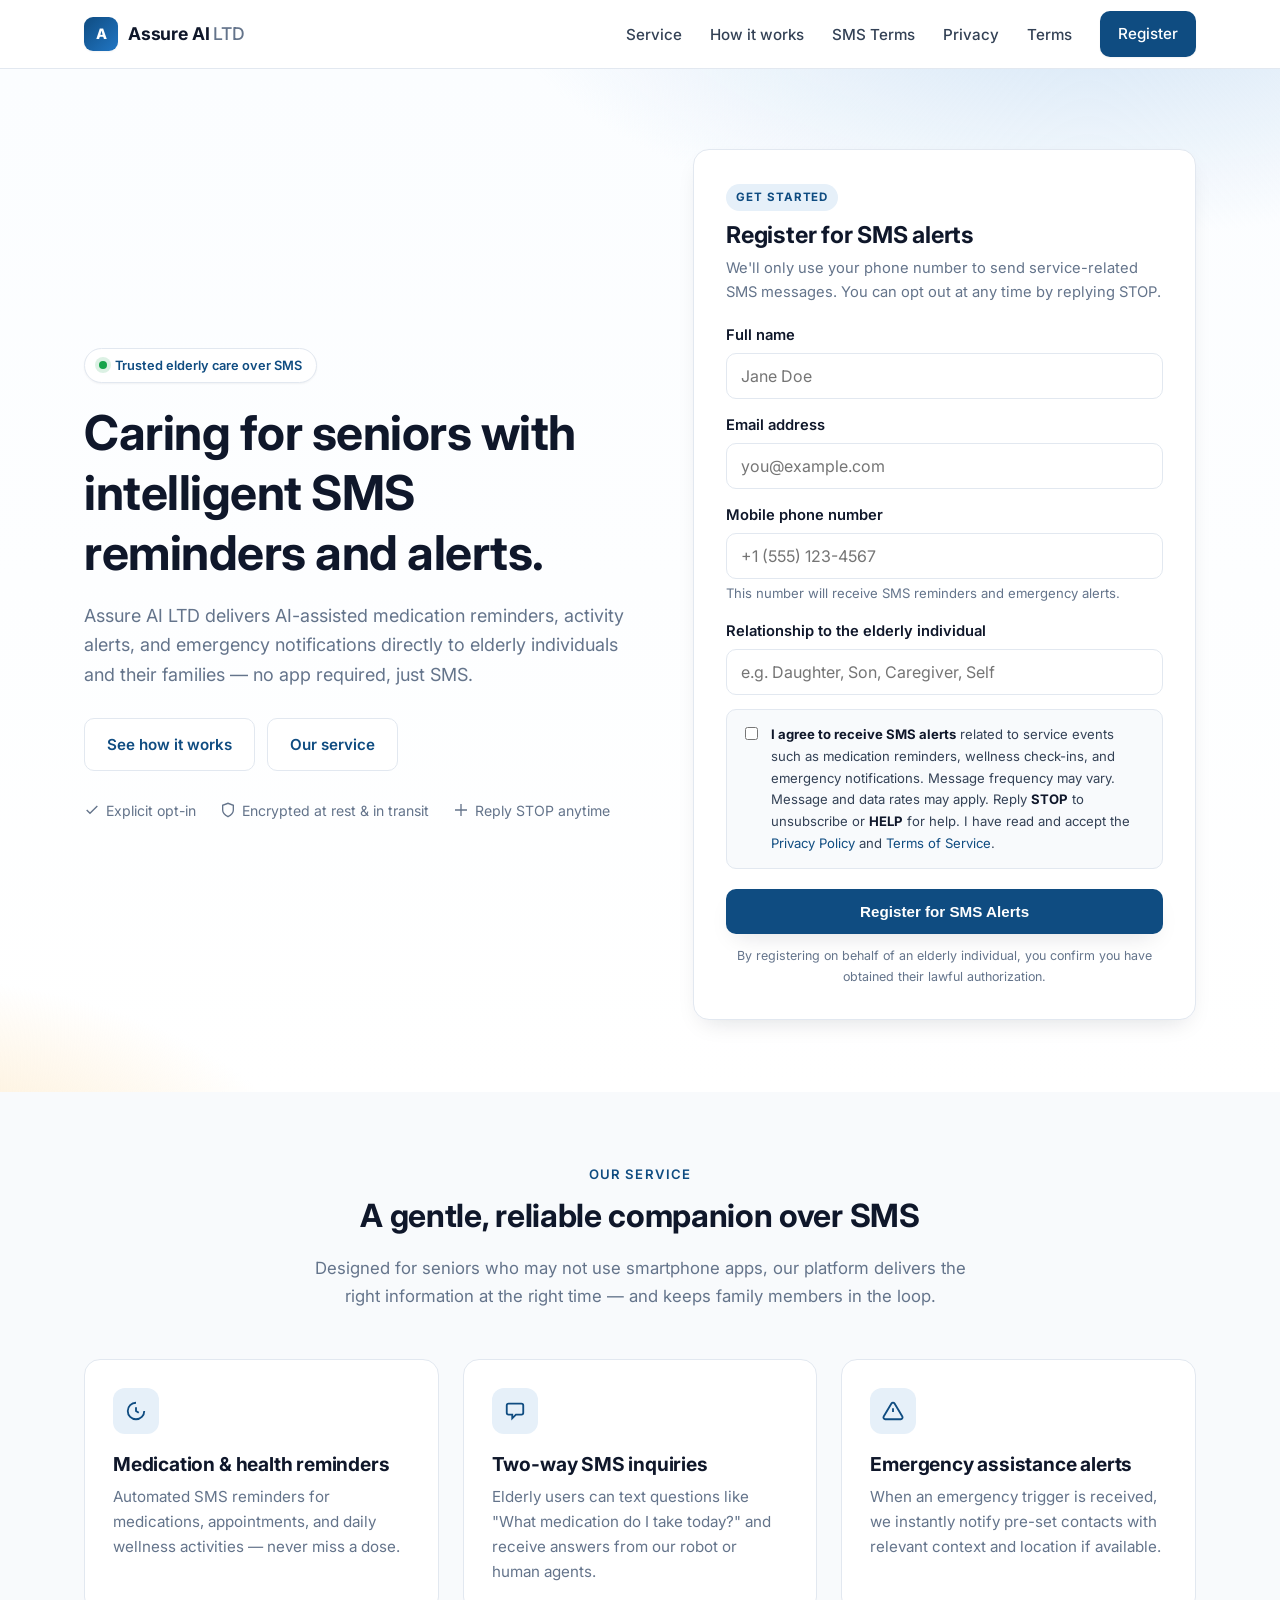
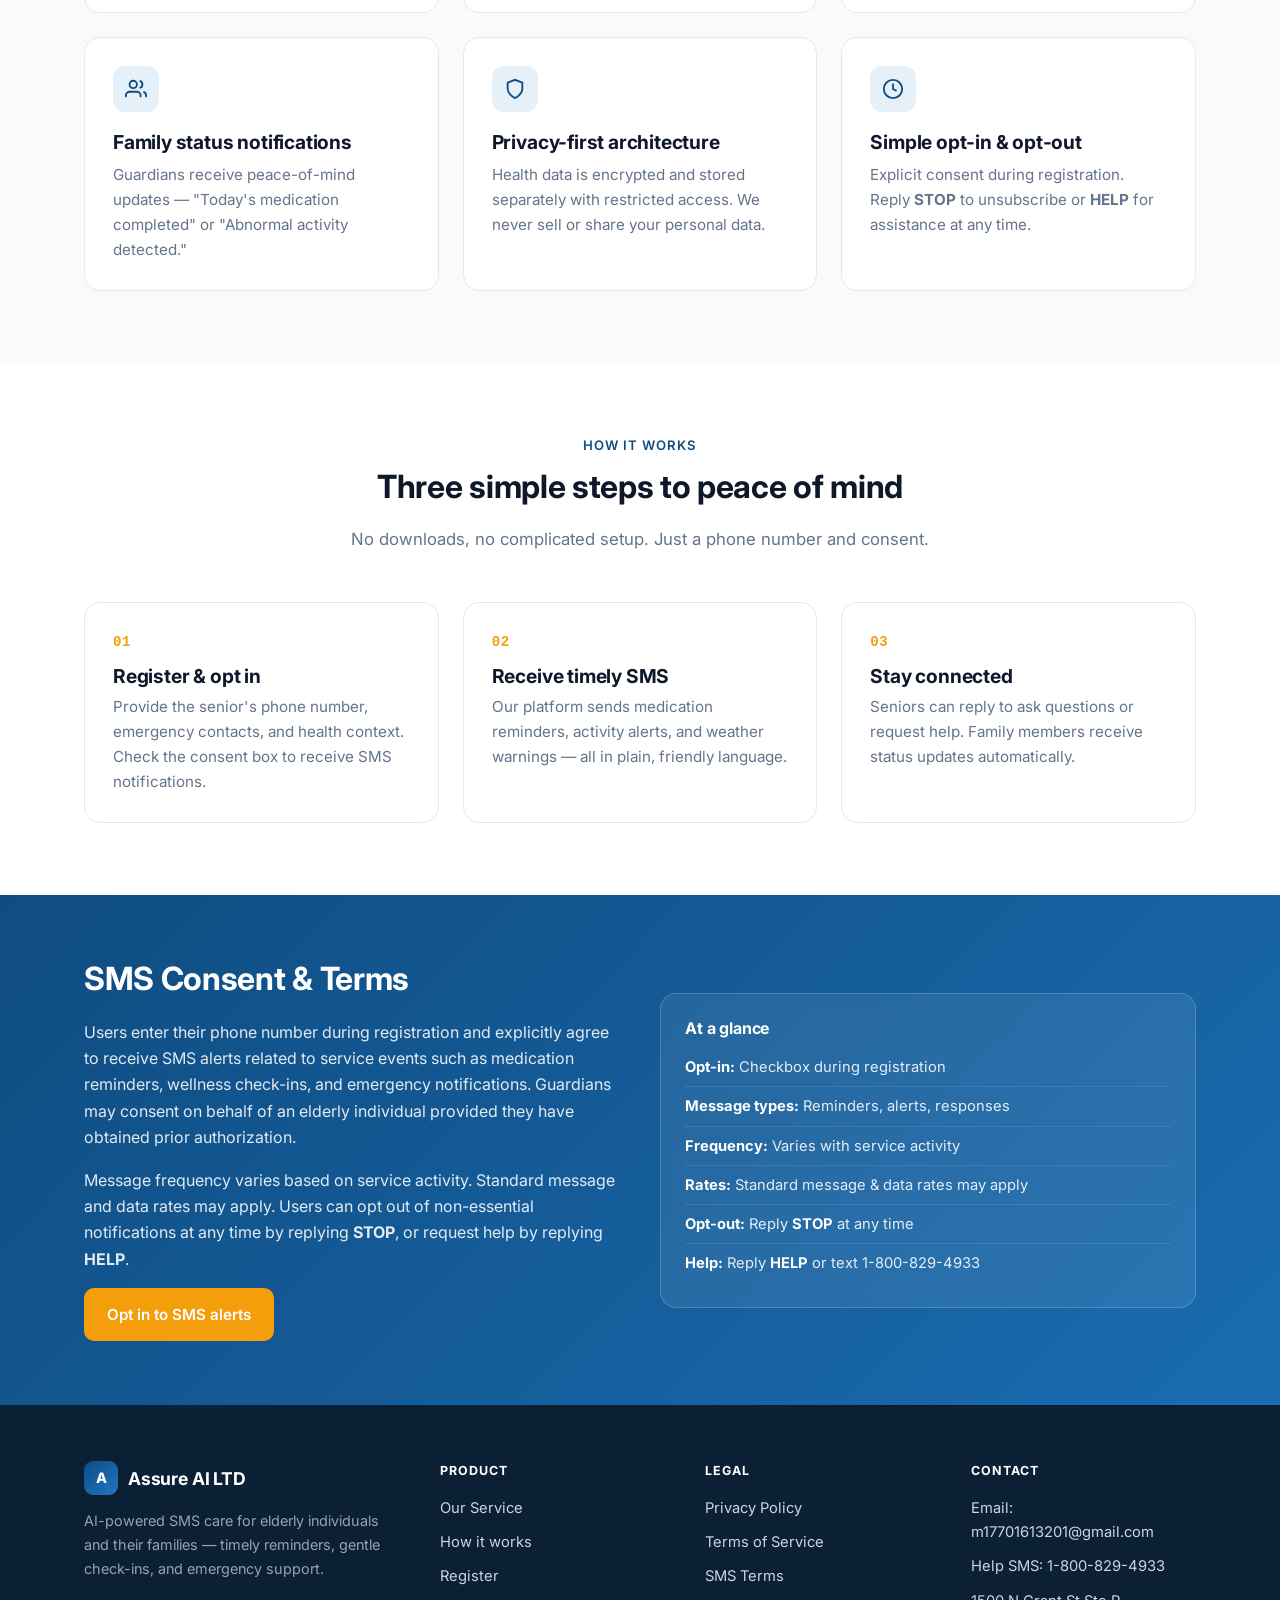
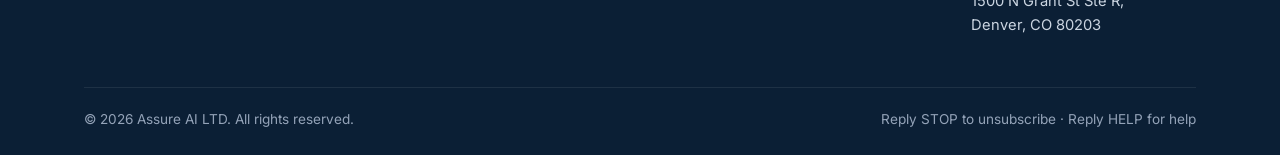
<file: index.html>
<!DOCTYPE html>
<html lang="en">
<head>
  <meta charset="UTF-8" />
  <meta name="viewport" content="width=device-width, initial-scale=1.0" />
  <title>Assure AI LTD — Elderly Care Robot SMS Service</title>
  <meta name="description" content="Assure AI LTD provides an AI-powered Elderly Care Robot SMS Service that delivers medication reminders, health alerts, and emergency notifications to elderly individuals and their families." />
  <link rel="preconnect" href="https://fonts.googleapis.com">
  <link rel="preconnect" href="https://fonts.gstatic.com" crossorigin>
  <link href="https://fonts.googleapis.com/css2?family=Inter:wght@400;500;600;700;800&display=swap" rel="stylesheet">
  <link rel="stylesheet" href="styles.css" />
</head>
<body>

<header class="site-header">
  <div class="container nav">
    <a href="index.html" class="logo">
      <span class="logo-mark">A</span>
      <span>Assure AI <span style="color:var(--text-500);font-weight:500;">LTD</span></span>
    </a>
    <button class="menu-toggle" aria-label="Toggle menu" onclick="document.getElementById('nav-links').classList.toggle('open')">
      <span></span><span></span><span></span>
    </button>
    <ul class="nav-links" id="nav-links">
      <li><a href="#service">Service</a></li>
      <li><a href="#how">How it works</a></li>
      <li><a href="#sms">SMS Terms</a></li>
      <li><a href="privacy.html">Privacy</a></li>
      <li><a href="terms.html">Terms</a></li>
      <li><a href="#register" class="nav-cta">Register</a></li>
    </ul>
  </div>
</header>

<!-- ============ HERO + REGISTER ============ -->
<section class="hero" id="register">
  <div class="container hero-grid">
    <div>
      <span class="hero-eyebrow"><span class="dot"></span> Trusted elderly care over SMS</span>
      <h1>Caring for seniors with intelligent SMS reminders and alerts.</h1>
      <p class="lede">
        Assure AI LTD delivers AI-assisted medication reminders, activity alerts, and
        emergency notifications directly to elderly individuals and their families —
        no app required, just SMS.
      </p>
      <div class="hero-cta">
        <a class="btn btn-outline" href="#how">See how it works</a>
        <a class="btn btn-outline" href="#service">Our service</a>
      </div>
      <div class="hero-meta">
        <span>
          <svg width="16" height="16" viewBox="0 0 24 24" fill="none" stroke="currentColor" stroke-width="2"><path d="M20 6 9 17l-5-5"/></svg>
          Explicit opt-in
        </span>
        <span>
          <svg width="16" height="16" viewBox="0 0 24 24" fill="none" stroke="currentColor" stroke-width="2"><path d="M12 22s8-4 8-10V5l-8-3-8 3v7c0 6 8 10 8 10z"/></svg>
          Encrypted at rest &amp; in transit
        </span>
        <span>
          <svg width="16" height="16" viewBox="0 0 24 24" fill="none" stroke="currentColor" stroke-width="2"><path d="M3 12h18M12 3v18"/></svg>
          Reply STOP anytime
        </span>
      </div>
    </div>

    <div class="form-card hero-form">
      <div class="form-card-head">
        <span class="badge">Get started</span>
        <h2>Register for SMS alerts</h2>
        <p>We'll only use your phone number to send service-related SMS messages. You can opt out at any time by replying STOP.</p>
      </div>

      <form onsubmit="event.preventDefault(); alert('Thank you! Our team will contact you shortly to complete setup.');">
        <div class="field">
          <label for="fullname">Full name</label>
          <input type="text" id="fullname" name="fullname" placeholder="Jane Doe" required>
        </div>

        <div class="field">
          <label for="email">Email address</label>
          <input type="email" id="email" name="email" placeholder="you@example.com" required>
        </div>

        <div class="field">
          <label for="phone">Mobile phone number</label>
          <input type="tel" id="phone" name="phone" placeholder="+1 (555) 123-4567" pattern="[+0-9\s\-\(\)]{7,}" required>
          <span class="hint">This number will receive SMS reminders and emergency alerts.</span>
        </div>

        <div class="field">
          <label for="relation">Relationship to the elderly individual</label>
          <input type="text" id="relation" name="relation" placeholder="e.g. Daughter, Son, Caregiver, Self">
        </div>

        <label class="checkbox" for="consent">
          <input type="checkbox" id="consent" name="consent" required>
          <span>
            <strong>I agree to receive SMS alerts</strong> related to service events such as medication reminders,
            wellness check-ins, and emergency notifications. Message frequency may vary.
            Message and data rates may apply. Reply <strong>STOP</strong> to unsubscribe or <strong>HELP</strong> for help.
            I have read and accept the
            <a href="privacy.html">Privacy Policy</a> and
            <a href="terms.html">Terms of Service</a>.
          </span>
        </label>

        <button type="submit" class="btn btn-primary" style="width:100%;">Register for SMS Alerts</button>

        <p class="form-footnote">
          By registering on behalf of an elderly individual, you confirm you have obtained their lawful authorization.
        </p>
      </form>
    </div>
  </div>
</section>

<!-- ============ FEATURES ============ -->
<section class="features" id="service">
  <div class="container">
    <div class="section-head">
      <div class="eyebrow">Our Service</div>
      <h2>A gentle, reliable companion over SMS</h2>
      <p>Designed for seniors who may not use smartphone apps, our platform delivers the right information at the right time — and keeps family members in the loop.</p>
    </div>

    <div class="feature-grid">
      <div class="feature-card">
        <div class="feature-icon">
          <svg width="22" height="22" viewBox="0 0 24 24" fill="none" stroke="currentColor" stroke-width="2"><path d="M12 8v4l3 2M12 3a9 9 0 1 0 9 9"/></svg>
        </div>
        <h3>Medication &amp; health reminders</h3>
        <p>Automated SMS reminders for medications, appointments, and daily wellness activities — never miss a dose.</p>
      </div>

      <div class="feature-card">
        <div class="feature-icon">
          <svg width="22" height="22" viewBox="0 0 24 24" fill="none" stroke="currentColor" stroke-width="2"><path d="M8 10h.01M12 10h.01M16 10h.01M9 16H5a2 2 0 0 1-2-2V6a2 2 0 0 1 2-2h14a2 2 0 0 1 2 2v8a2 2 0 0 1-2 2h-6l-4 4v-4z"/></svg>
        </div>
        <h3>Two-way SMS inquiries</h3>
        <p>Elderly users can text questions like "What medication do I take today?" and receive answers from our robot or human agents.</p>
      </div>

      <div class="feature-card">
        <div class="feature-icon">
          <svg width="22" height="22" viewBox="0 0 24 24" fill="none" stroke="currentColor" stroke-width="2"><path d="M10.29 3.86 1.82 18a2 2 0 0 0 1.71 3h16.94a2 2 0 0 0 1.71-3L13.71 3.86a2 2 0 0 0-3.42 0zM12 9v4M12 17h.01"/></svg>
        </div>
        <h3>Emergency assistance alerts</h3>
        <p>When an emergency trigger is received, we instantly notify pre-set contacts with relevant context and location if available.</p>
      </div>

      <div class="feature-card">
        <div class="feature-icon">
          <svg width="22" height="22" viewBox="0 0 24 24" fill="none" stroke="currentColor" stroke-width="2"><path d="M17 21v-2a4 4 0 0 0-4-4H5a4 4 0 0 0-4 4v2M23 21v-2a4 4 0 0 0-3-3.87M9 3a4 4 0 1 1 0 8 4 4 0 0 1 0-8zm7 .13a4 4 0 0 1 0 7.75"/></svg>
        </div>
        <h3>Family status notifications</h3>
        <p>Guardians receive peace-of-mind updates — "Today's medication completed" or "Abnormal activity detected."</p>
      </div>

      <div class="feature-card">
        <div class="feature-icon">
          <svg width="22" height="22" viewBox="0 0 24 24" fill="none" stroke="currentColor" stroke-width="2"><path d="M12 22s8-4 8-10V5l-8-3-8 3v7c0 6 8 10 8 10z"/></svg>
        </div>
        <h3>Privacy-first architecture</h3>
        <p>Health data is encrypted and stored separately with restricted access. We never sell or share your personal data.</p>
      </div>

      <div class="feature-card">
        <div class="feature-icon">
          <svg width="22" height="22" viewBox="0 0 24 24" fill="none" stroke="currentColor" stroke-width="2"><circle cx="12" cy="12" r="10"/><path d="M12 6v6l4 2"/></svg>
        </div>
        <h3>Simple opt-in &amp; opt-out</h3>
        <p>Explicit consent during registration. Reply <strong>STOP</strong> to unsubscribe or <strong>HELP</strong> for assistance at any time.</p>
      </div>
    </div>
  </div>
</section>

<!-- ============ HOW IT WORKS ============ -->
<section id="how">
  <div class="container">
    <div class="section-head">
      <div class="eyebrow">How it works</div>
      <h2>Three simple steps to peace of mind</h2>
      <p>No downloads, no complicated setup. Just a phone number and consent.</p>
    </div>

    <div class="steps">
      <div class="step">
        <h3>Register &amp; opt in</h3>
        <p>Provide the senior's phone number, emergency contacts, and health context. Check the consent box to receive SMS notifications.</p>
      </div>
      <div class="step">
        <h3>Receive timely SMS</h3>
        <p>Our platform sends medication reminders, activity alerts, and weather warnings — all in plain, friendly language.</p>
      </div>
      <div class="step">
        <h3>Stay connected</h3>
        <p>Seniors can reply to ask questions or request help. Family members receive status updates automatically.</p>
      </div>
    </div>
  </div>
</section>

<!-- ============ SMS CONSENT ============ -->
<section class="sms-consent" id="sms">
  <div class="container">
    <div>
      <h2>SMS Consent &amp; Terms</h2>
      <p>
        Users enter their phone number during registration and explicitly agree to
        receive SMS alerts related to service events such as medication reminders,
        wellness check-ins, and emergency notifications. Guardians may consent on
        behalf of an elderly individual provided they have obtained prior
        authorization.
      </p>
      <p>
        Message frequency varies based on service activity. Standard message and
        data rates may apply. Users can opt out of non-essential notifications at
        any time by replying <strong>STOP</strong>, or request help by replying
        <strong>HELP</strong>.
      </p>
      <a class="btn btn-accent" href="#register">Opt in to SMS alerts</a>
    </div>

    <aside class="sms-consent-box">
      <h4>At a glance</h4>
      <ul>
        <li><strong>Opt-in:</strong> Checkbox during registration</li>
        <li><strong>Message types:</strong> Reminders, alerts, responses</li>
        <li><strong>Frequency:</strong> Varies with service activity</li>
        <li><strong>Rates:</strong> Standard message &amp; data rates may apply</li>
        <li><strong>Opt-out:</strong> Reply <strong>STOP</strong> at any time</li>
        <li><strong>Help:</strong> Reply <strong>HELP</strong> or text 1-800-829-4933</li>
      </ul>
    </aside>
  </div>
</section>

<!-- ============ FOOTER ============ -->
<footer class="site-footer">
  <div class="container">
    <div class="footer-grid">
      <div class="footer-brand">
        <a href="index.html" class="logo">
          <span class="logo-mark">A</span>
          <span>Assure AI LTD</span>
        </a>
        <p>AI-powered SMS care for elderly individuals and their families — timely reminders, gentle check-ins, and emergency support.</p>
      </div>
      <div class="footer-col">
        <h5>Product</h5>
        <ul>
          <li><a href="#service">Our Service</a></li>
          <li><a href="#how">How it works</a></li>
          <li><a href="#register">Register</a></li>
        </ul>
      </div>
      <div class="footer-col">
        <h5>Legal</h5>
        <ul>
          <li><a href="privacy.html">Privacy Policy</a></li>
          <li><a href="terms.html">Terms of Service</a></li>
          <li><a href="#sms">SMS Terms</a></li>
        </ul>
      </div>
      <div class="footer-col">
        <h5>Contact</h5>
        <ul>
          <li>Email: <a href="mailto:m17701613201@gmail.com">m17701613201@gmail.com</a></li>
          <li>Help SMS: 1-800-829-4933</li>
          <li>1500 N Grant St Ste R,<br/>Denver, CO 80203</li>
        </ul>
      </div>
    </div>
    <div class="footer-bottom">
      <span>© 2026 Assure AI LTD. All rights reserved.</span>
      <span>Reply STOP to unsubscribe · Reply HELP for help</span>
    </div>
  </div>
</footer>

</body>
</html>
</file>
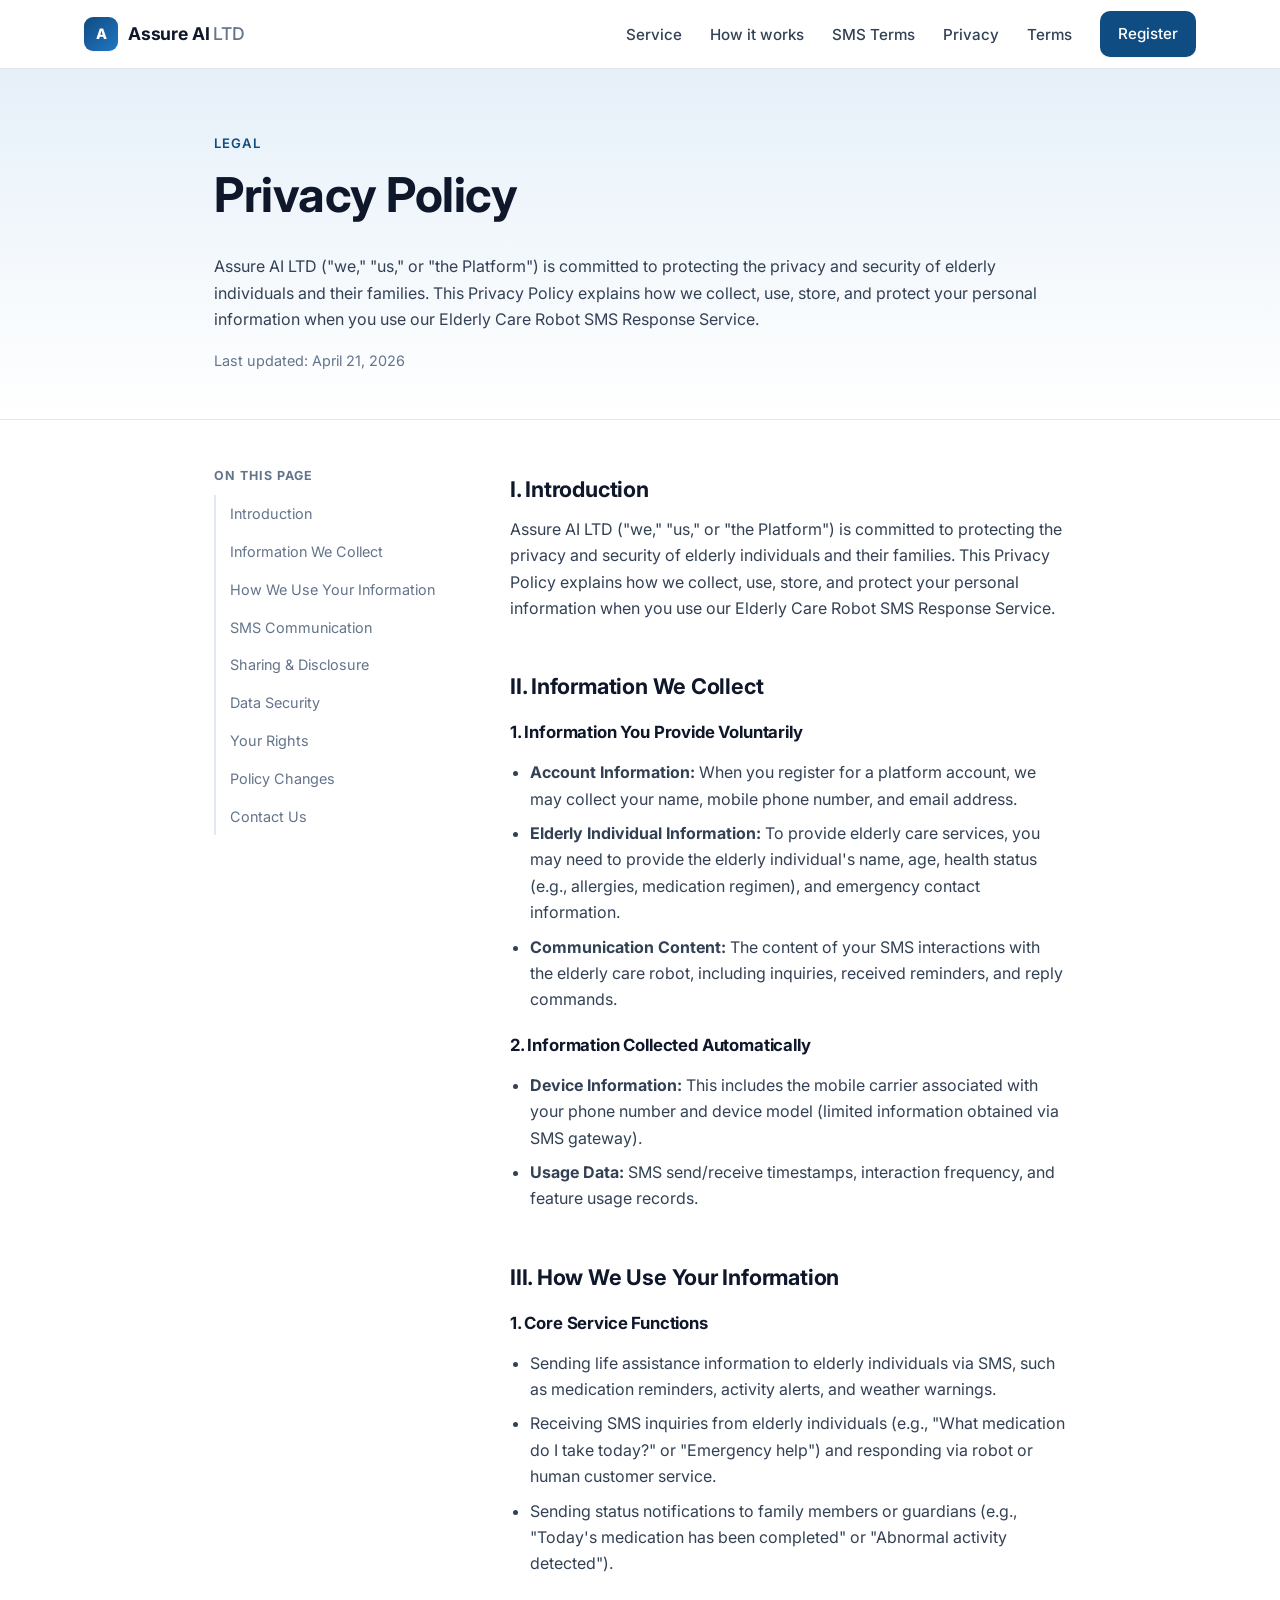
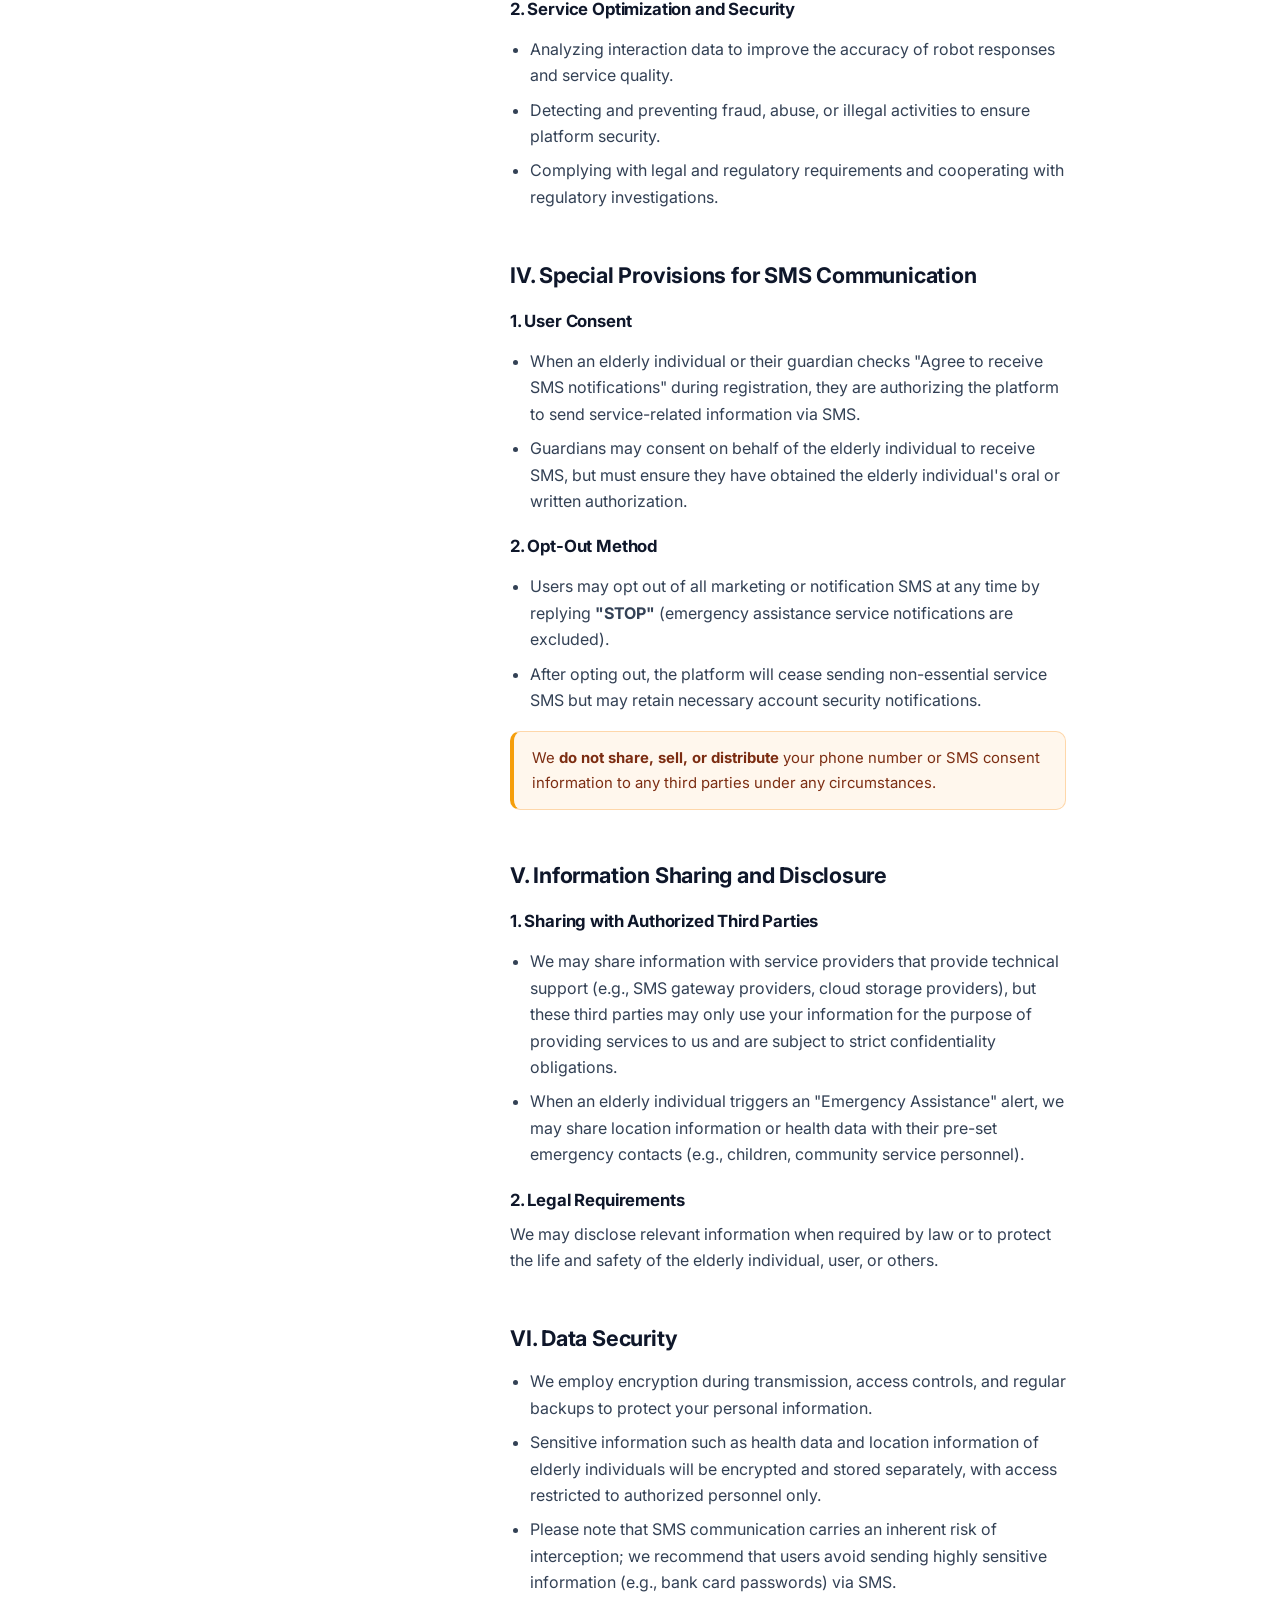
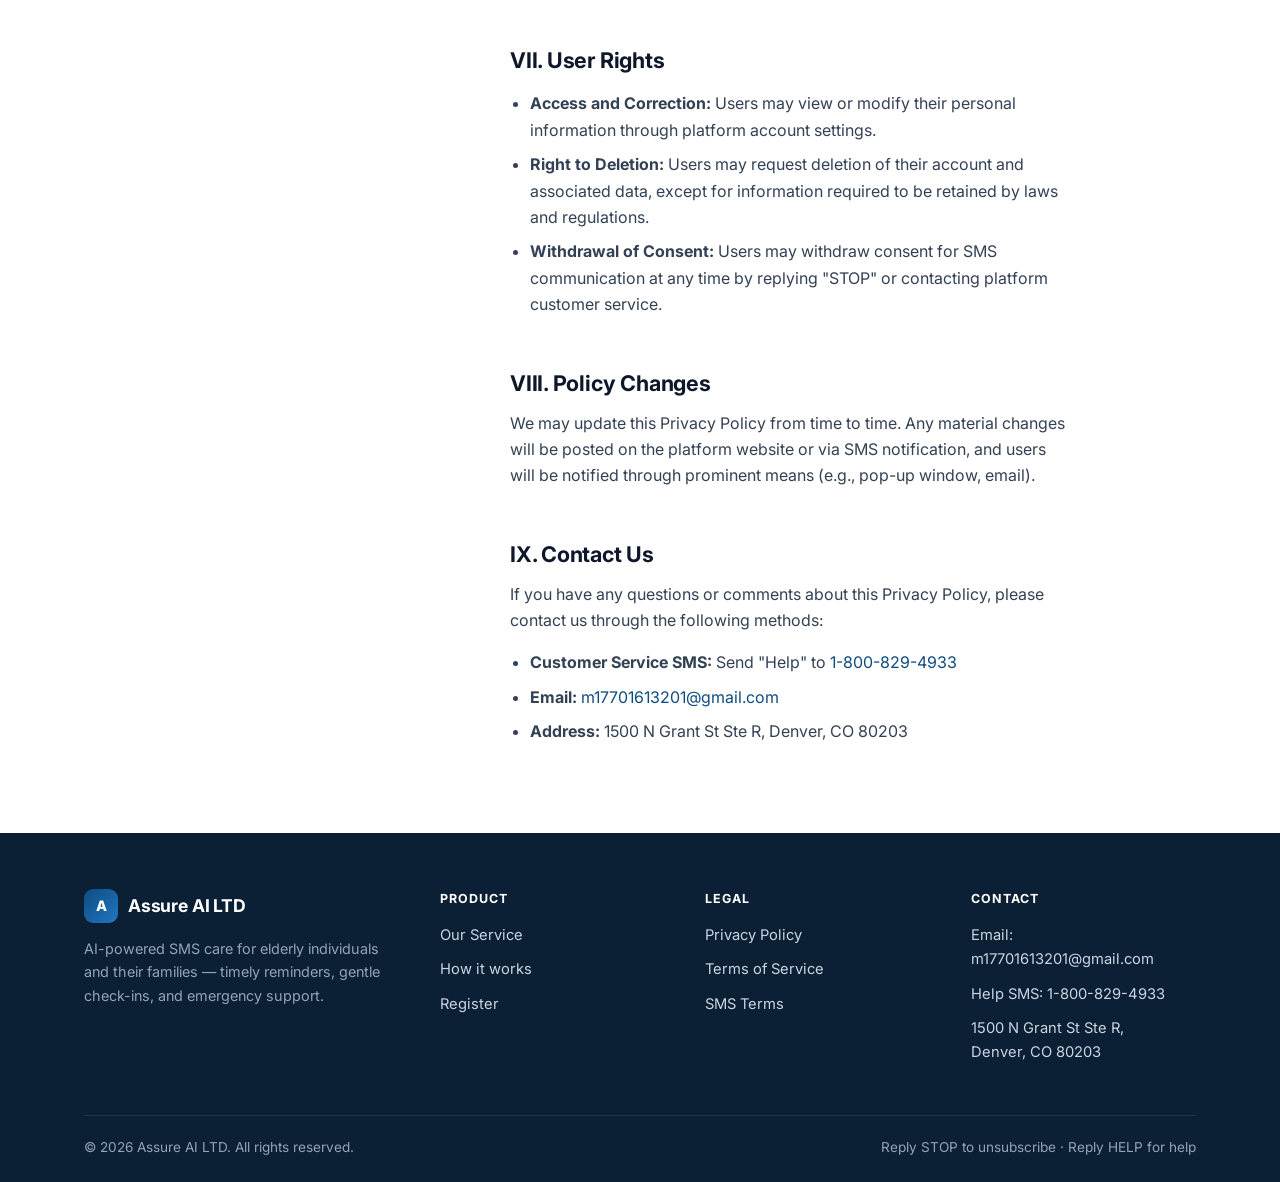
<file: privacy.html>
<!DOCTYPE html>
<html lang="en">
<head>
  <meta charset="UTF-8" />
  <meta name="viewport" content="width=device-width, initial-scale=1.0" />
  <title>Privacy Policy — Assure AI LTD</title>
  <meta name="description" content="Privacy Policy for Assure AI LTD's Elderly Care Robot SMS Response Service — how we collect, use, store, and protect your personal information." />
  <link rel="preconnect" href="https://fonts.googleapis.com">
  <link rel="preconnect" href="https://fonts.gstatic.com" crossorigin>
  <link href="https://fonts.googleapis.com/css2?family=Inter:wght@400;500;600;700;800&display=swap" rel="stylesheet">
  <link rel="stylesheet" href="styles.css" />
</head>
<body>

<header class="site-header">
  <div class="container nav">
    <a href="index.html" class="logo">
      <span class="logo-mark">A</span>
      <span>Assure AI <span style="color:var(--text-500);font-weight:500;">LTD</span></span>
    </a>
    <button class="menu-toggle" aria-label="Toggle menu" onclick="document.getElementById('nav-links').classList.toggle('open')">
      <span></span><span></span><span></span>
    </button>
    <ul class="nav-links" id="nav-links">
      <li><a href="index.html#service">Service</a></li>
      <li><a href="index.html#how">How it works</a></li>
      <li><a href="index.html#sms">SMS Terms</a></li>
      <li><a href="privacy.html">Privacy</a></li>
      <li><a href="terms.html">Terms</a></li>
      <li><a href="index.html#register" class="nav-cta">Register</a></li>
    </ul>
  </div>
</header>

<section class="page-header">
  <div class="container">
    <div class="eyebrow">Legal</div>
    <h1>Privacy Policy</h1>
    <p>Assure AI LTD ("we," "us," or "the Platform") is committed to protecting the privacy and security of elderly individuals and their families. This Privacy Policy explains how we collect, use, store, and protect your personal information when you use our Elderly Care Robot SMS Response Service.</p>
    <p class="updated">Last updated: April 21, 2026</p>
  </div>
</section>

<section class="legal">
  <div class="container">
    <aside class="toc">
      <h4>On this page</h4>
      <ol>
        <li><a href="#introduction">Introduction</a></li>
        <li><a href="#information-we-collect">Information We Collect</a></li>
        <li><a href="#how-we-use">How We Use Your Information</a></li>
        <li><a href="#sms-provisions">SMS Communication</a></li>
        <li><a href="#sharing">Sharing &amp; Disclosure</a></li>
        <li><a href="#security">Data Security</a></li>
        <li><a href="#rights">Your Rights</a></li>
        <li><a href="#changes">Policy Changes</a></li>
        <li><a href="#contact">Contact Us</a></li>
      </ol>
    </aside>

    <article class="legal-body">
      <h2 id="introduction">I. Introduction</h2>
      <p>Assure AI LTD ("we," "us," or "the Platform") is committed to protecting the privacy and security of elderly individuals and their families. This Privacy Policy explains how we collect, use, store, and protect your personal information when you use our Elderly Care Robot SMS Response Service.</p>

      <h2 id="information-we-collect">II. Information We Collect</h2>

      <h3>1. Information You Provide Voluntarily</h3>
      <ul>
        <li><strong>Account Information:</strong> When you register for a platform account, we may collect your name, mobile phone number, and email address.</li>
        <li><strong>Elderly Individual Information:</strong> To provide elderly care services, you may need to provide the elderly individual's name, age, health status (e.g., allergies, medication regimen), and emergency contact information.</li>
        <li><strong>Communication Content:</strong> The content of your SMS interactions with the elderly care robot, including inquiries, received reminders, and reply commands.</li>
      </ul>

      <h3>2. Information Collected Automatically</h3>
      <ul>
        <li><strong>Device Information:</strong> This includes the mobile carrier associated with your phone number and device model (limited information obtained via SMS gateway).</li>
        <li><strong>Usage Data:</strong> SMS send/receive timestamps, interaction frequency, and feature usage records.</li>
      </ul>

      <h2 id="how-we-use">III. How We Use Your Information</h2>

      <h3>1. Core Service Functions</h3>
      <ul>
        <li>Sending life assistance information to elderly individuals via SMS, such as medication reminders, activity alerts, and weather warnings.</li>
        <li>Receiving SMS inquiries from elderly individuals (e.g., "What medication do I take today?" or "Emergency help") and responding via robot or human customer service.</li>
        <li>Sending status notifications to family members or guardians (e.g., "Today's medication has been completed" or "Abnormal activity detected").</li>
      </ul>

      <h3>2. Service Optimization and Security</h3>
      <ul>
        <li>Analyzing interaction data to improve the accuracy of robot responses and service quality.</li>
        <li>Detecting and preventing fraud, abuse, or illegal activities to ensure platform security.</li>
        <li>Complying with legal and regulatory requirements and cooperating with regulatory investigations.</li>
      </ul>

      <h2 id="sms-provisions">IV. Special Provisions for SMS Communication</h2>

      <h3>1. User Consent</h3>
      <ul>
        <li>When an elderly individual or their guardian checks "Agree to receive SMS notifications" during registration, they are authorizing the platform to send service-related information via SMS.</li>
        <li>Guardians may consent on behalf of the elderly individual to receive SMS, but must ensure they have obtained the elderly individual's oral or written authorization.</li>
      </ul>

      <h3>2. Opt-Out Method</h3>
      <ul>
        <li>Users may opt out of all marketing or notification SMS at any time by replying <strong>"STOP"</strong> (emergency assistance service notifications are excluded).</li>
        <li>After opting out, the platform will cease sending non-essential service SMS but may retain necessary account security notifications.</li>
      </ul>

      <div class="callout">
        We <strong>do not share, sell, or distribute</strong> your phone number or SMS consent information to any third parties under any circumstances.
      </div>

      <h2 id="sharing">V. Information Sharing and Disclosure</h2>

      <h3>1. Sharing with Authorized Third Parties</h3>
      <ul>
        <li>We may share information with service providers that provide technical support (e.g., SMS gateway providers, cloud storage providers), but these third parties may only use your information for the purpose of providing services to us and are subject to strict confidentiality obligations.</li>
        <li>When an elderly individual triggers an "Emergency Assistance" alert, we may share location information or health data with their pre-set emergency contacts (e.g., children, community service personnel).</li>
      </ul>

      <h3>2. Legal Requirements</h3>
      <p>We may disclose relevant information when required by law or to protect the life and safety of the elderly individual, user, or others.</p>

      <h2 id="security">VI. Data Security</h2>
      <ul>
        <li>We employ encryption during transmission, access controls, and regular backups to protect your personal information.</li>
        <li>Sensitive information such as health data and location information of elderly individuals will be encrypted and stored separately, with access restricted to authorized personnel only.</li>
        <li>Please note that SMS communication carries an inherent risk of interception; we recommend that users avoid sending highly sensitive information (e.g., bank card passwords) via SMS.</li>
      </ul>

      <h2 id="rights">VII. User Rights</h2>
      <ul>
        <li><strong>Access and Correction:</strong> Users may view or modify their personal information through platform account settings.</li>
        <li><strong>Right to Deletion:</strong> Users may request deletion of their account and associated data, except for information required to be retained by laws and regulations.</li>
        <li><strong>Withdrawal of Consent:</strong> Users may withdraw consent for SMS communication at any time by replying "STOP" or contacting platform customer service.</li>
      </ul>

      <h2 id="changes">VIII. Policy Changes</h2>
      <p>We may update this Privacy Policy from time to time. Any material changes will be posted on the platform website or via SMS notification, and users will be notified through prominent means (e.g., pop-up window, email).</p>

      <h2 id="contact">IX. Contact Us</h2>
      <p>If you have any questions or comments about this Privacy Policy, please contact us through the following methods:</p>
      <ul>
        <li><strong>Customer Service SMS:</strong> Send "Help" to <a href="sms:18008294933">1-800-829-4933</a></li>
        <li><strong>Email:</strong> <a href="mailto:m17701613201@gmail.com">m17701613201@gmail.com</a></li>
        <li><strong>Address:</strong> 1500 N Grant St Ste R, Denver, CO 80203</li>
      </ul>
    </article>
  </div>
</section>

<footer class="site-footer">
  <div class="container">
    <div class="footer-grid">
      <div class="footer-brand">
        <a href="index.html" class="logo">
          <span class="logo-mark">A</span>
          <span>Assure AI LTD</span>
        </a>
        <p>AI-powered SMS care for elderly individuals and their families — timely reminders, gentle check-ins, and emergency support.</p>
      </div>
      <div class="footer-col">
        <h5>Product</h5>
        <ul>
          <li><a href="index.html#service">Our Service</a></li>
          <li><a href="index.html#how">How it works</a></li>
          <li><a href="index.html#register">Register</a></li>
        </ul>
      </div>
      <div class="footer-col">
        <h5>Legal</h5>
        <ul>
          <li><a href="privacy.html">Privacy Policy</a></li>
          <li><a href="terms.html">Terms of Service</a></li>
          <li><a href="index.html#sms">SMS Terms</a></li>
        </ul>
      </div>
      <div class="footer-col">
        <h5>Contact</h5>
        <ul>
          <li>Email: <a href="mailto:m17701613201@gmail.com">m17701613201@gmail.com</a></li>
          <li>Help SMS: 1-800-829-4933</li>
          <li>1500 N Grant St Ste R,<br/>Denver, CO 80203</li>
        </ul>
      </div>
    </div>
    <div class="footer-bottom">
      <span>© 2026 Assure AI LTD. All rights reserved.</span>
      <span>Reply STOP to unsubscribe · Reply HELP for help</span>
    </div>
  </div>
</footer>

</body>
</html>
</file>
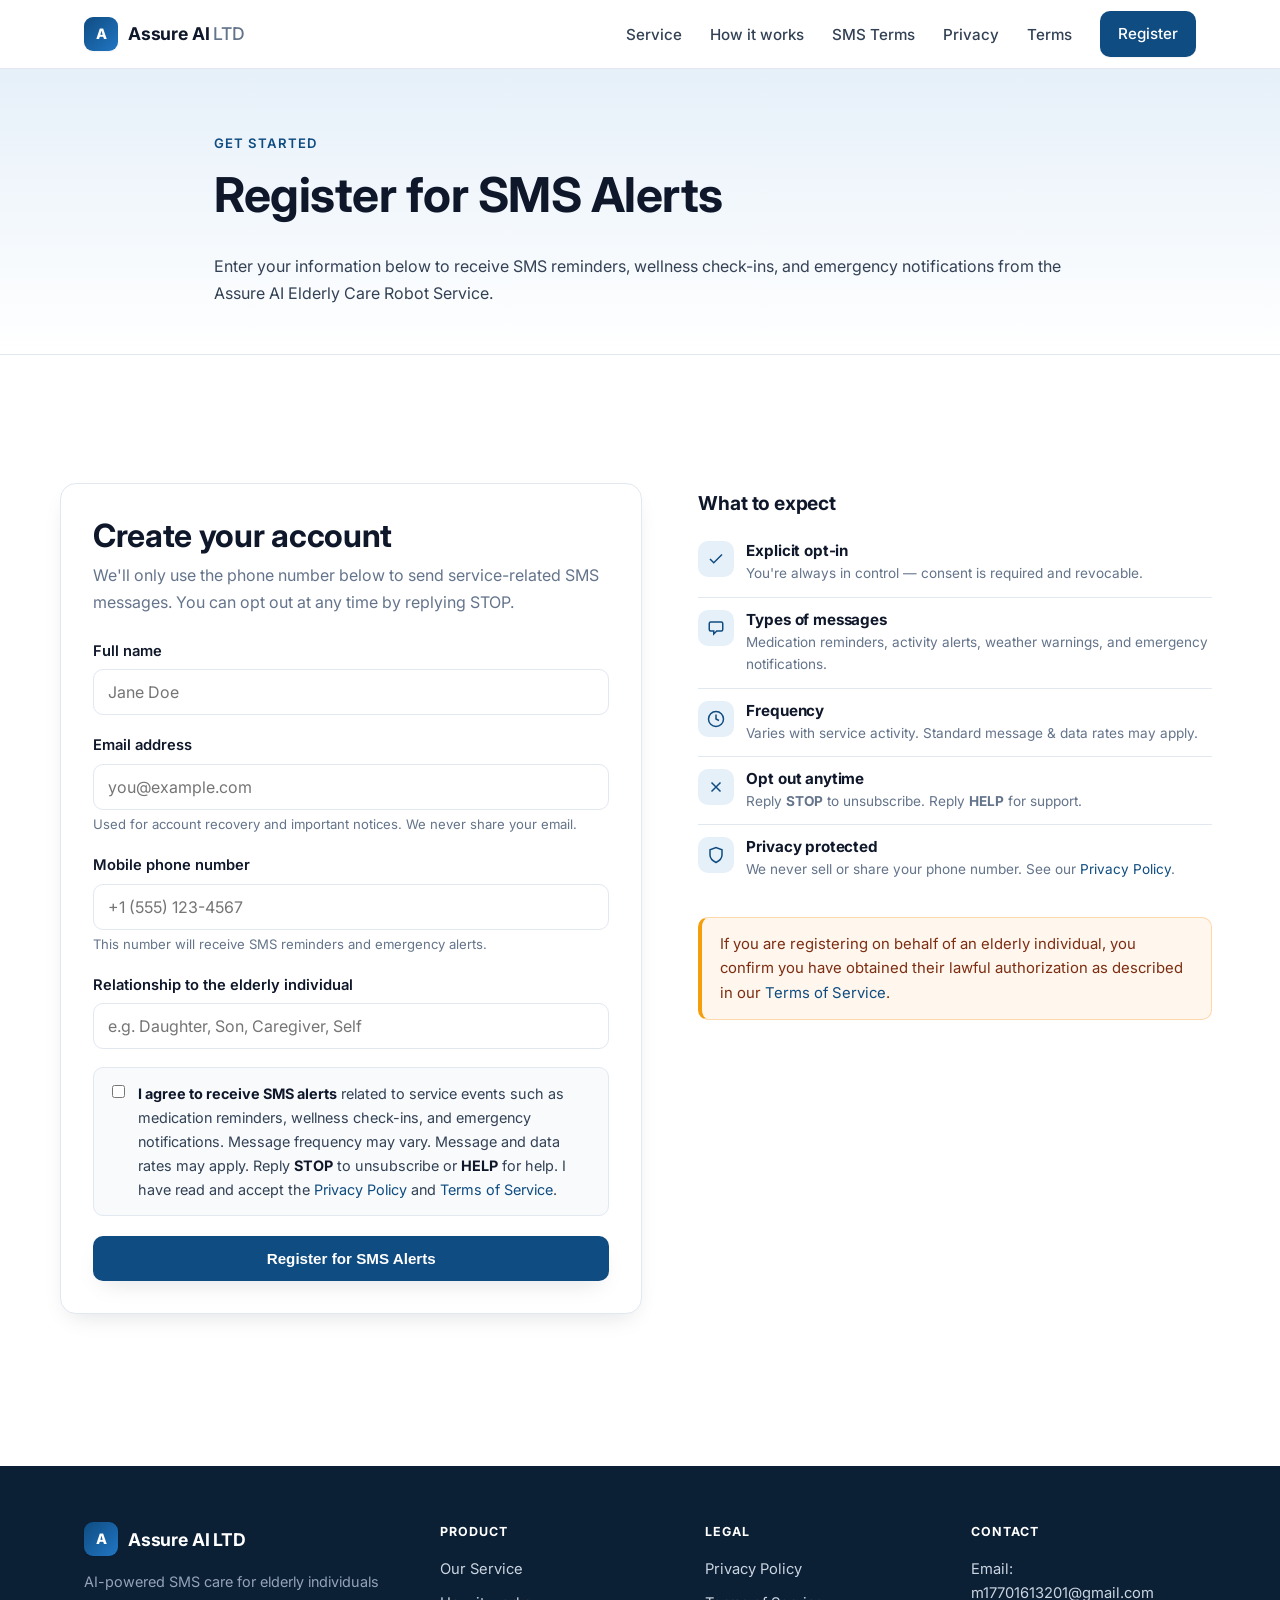
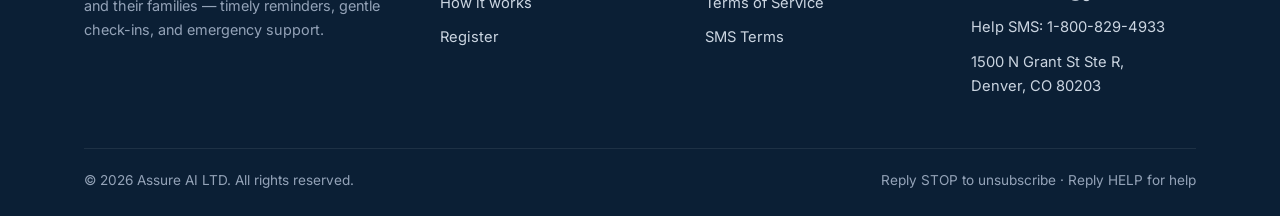
<file: signup.html>
<!DOCTYPE html>
<html lang="en">
<head>
  <meta charset="UTF-8" />
  <meta name="viewport" content="width=device-width, initial-scale=1.0" />
  <title>Register for SMS Alerts — Assure AI LTD</title>
  <meta name="description" content="Register your phone number to receive SMS alerts from the Assure AI Elderly Care Robot Service — medication reminders, health alerts, and emergency notifications." />
  <link rel="preconnect" href="https://fonts.googleapis.com">
  <link rel="preconnect" href="https://fonts.gstatic.com" crossorigin>
  <link href="https://fonts.googleapis.com/css2?family=Inter:wght@400;500;600;700;800&display=swap" rel="stylesheet">
  <link rel="stylesheet" href="styles.css" />
</head>
<body>

<header class="site-header">
  <div class="container nav">
    <a href="index.html" class="logo">
      <span class="logo-mark">A</span>
      <span>Assure AI <span style="color:var(--text-500);font-weight:500;">LTD</span></span>
    </a>
    <button class="menu-toggle" aria-label="Toggle menu" onclick="document.getElementById('nav-links').classList.toggle('open')">
      <span></span><span></span><span></span>
    </button>
    <ul class="nav-links" id="nav-links">
      <li><a href="index.html#service">Service</a></li>
      <li><a href="index.html#how">How it works</a></li>
      <li><a href="index.html#sms">SMS Terms</a></li>
      <li><a href="privacy.html">Privacy</a></li>
      <li><a href="terms.html">Terms</a></li>
      <li><a href="signup.html" class="nav-cta">Register</a></li>
    </ul>
  </div>
</header>

<section class="page-header">
  <div class="container">
    <div class="eyebrow">Get started</div>
    <h1>Register for SMS Alerts</h1>
    <p>Enter your information below to receive SMS reminders, wellness check-ins, and emergency notifications from the Assure AI Elderly Care Robot Service.</p>
  </div>
</section>

<section>
  <div class="container form-wrap">

    <div class="form-card">
      <h2>Create your account</h2>
      <p>We'll only use the phone number below to send service-related SMS messages. You can opt out at any time by replying STOP.</p>

      <form onsubmit="event.preventDefault(); alert('Thank you! Our team will contact you shortly to complete setup.');">
        <div class="field">
          <label for="fullname">Full name</label>
          <input type="text" id="fullname" name="fullname" placeholder="Jane Doe" required>
        </div>

        <div class="field">
          <label for="email">Email address</label>
          <input type="email" id="email" name="email" placeholder="you@example.com" required>
          <span class="hint">Used for account recovery and important notices. We never share your email.</span>
        </div>

        <div class="field">
          <label for="phone">Mobile phone number</label>
          <input type="tel" id="phone" name="phone" placeholder="+1 (555) 123-4567" pattern="[+0-9\s\-\(\)]{7,}" required>
          <span class="hint">This number will receive SMS reminders and emergency alerts.</span>
        </div>

        <div class="field">
          <label for="relation">Relationship to the elderly individual</label>
          <input type="text" id="relation" name="relation" placeholder="e.g. Daughter, Son, Caregiver, Self">
        </div>

        <label class="checkbox" for="consent">
          <input type="checkbox" id="consent" name="consent" required>
          <span>
            <strong>I agree to receive SMS alerts</strong> related to service events such as medication reminders,
            wellness check-ins, and emergency notifications. Message frequency may vary.
            Message and data rates may apply. Reply <strong>STOP</strong> to unsubscribe or <strong>HELP</strong> for help.
            I have read and accept the
            <a href="privacy.html">Privacy Policy</a> and
            <a href="terms.html">Terms of Service</a>.
          </span>
        </label>

        <button type="submit" class="btn btn-primary" style="width:100%;">Register for SMS Alerts</button>
      </form>
    </div>

    <aside class="form-side">
      <h3>What to expect</h3>
      <ul class="info-list">
        <li>
          <span class="ico">
            <svg width="18" height="18" viewBox="0 0 24 24" fill="none" stroke="currentColor" stroke-width="2"><path d="M20 6 9 17l-5-5"/></svg>
          </span>
          <div>
            <h4>Explicit opt-in</h4>
            <p>You're always in control — consent is required and revocable.</p>
          </div>
        </li>
        <li>
          <span class="ico">
            <svg width="18" height="18" viewBox="0 0 24 24" fill="none" stroke="currentColor" stroke-width="2"><path d="M8 10h.01M12 10h.01M16 10h.01M9 16H5a2 2 0 0 1-2-2V6a2 2 0 0 1 2-2h14a2 2 0 0 1 2 2v8a2 2 0 0 1-2 2h-6l-4 4v-4z"/></svg>
          </span>
          <div>
            <h4>Types of messages</h4>
            <p>Medication reminders, activity alerts, weather warnings, and emergency notifications.</p>
          </div>
        </li>
        <li>
          <span class="ico">
            <svg width="18" height="18" viewBox="0 0 24 24" fill="none" stroke="currentColor" stroke-width="2"><circle cx="12" cy="12" r="10"/><path d="M12 6v6l4 2"/></svg>
          </span>
          <div>
            <h4>Frequency</h4>
            <p>Varies with service activity. Standard message &amp; data rates may apply.</p>
          </div>
        </li>
        <li>
          <span class="ico">
            <svg width="18" height="18" viewBox="0 0 24 24" fill="none" stroke="currentColor" stroke-width="2"><path d="M18 6 6 18M6 6l12 12"/></svg>
          </span>
          <div>
            <h4>Opt out anytime</h4>
            <p>Reply <strong>STOP</strong> to unsubscribe. Reply <strong>HELP</strong> for support.</p>
          </div>
        </li>
        <li>
          <span class="ico">
            <svg width="18" height="18" viewBox="0 0 24 24" fill="none" stroke="currentColor" stroke-width="2"><path d="M12 22s8-4 8-10V5l-8-3-8 3v7c0 6 8 10 8 10z"/></svg>
          </span>
          <div>
            <h4>Privacy protected</h4>
            <p>We never sell or share your phone number. See our <a href="privacy.html">Privacy Policy</a>.</p>
          </div>
        </li>
      </ul>

      <div class="callout" style="margin-top:8px;">
        If you are registering on behalf of an elderly individual, you confirm you have obtained their lawful authorization as described in our <a href="terms.html">Terms of Service</a>.
      </div>
    </aside>
  </div>
</section>

<footer class="site-footer">
  <div class="container">
    <div class="footer-grid">
      <div class="footer-brand">
        <a href="index.html" class="logo">
          <span class="logo-mark">A</span>
          <span>Assure AI LTD</span>
        </a>
        <p>AI-powered SMS care for elderly individuals and their families — timely reminders, gentle check-ins, and emergency support.</p>
      </div>
      <div class="footer-col">
        <h5>Product</h5>
        <ul>
          <li><a href="index.html#service">Our Service</a></li>
          <li><a href="index.html#how">How it works</a></li>
          <li><a href="signup.html">Register</a></li>
        </ul>
      </div>
      <div class="footer-col">
        <h5>Legal</h5>
        <ul>
          <li><a href="privacy.html">Privacy Policy</a></li>
          <li><a href="terms.html">Terms of Service</a></li>
          <li><a href="index.html#sms">SMS Terms</a></li>
        </ul>
      </div>
      <div class="footer-col">
        <h5>Contact</h5>
        <ul>
          <li>Email: <a href="mailto:m17701613201@gmail.com">m17701613201@gmail.com</a></li>
          <li>Help SMS: 1-800-829-4933</li>
          <li>1500 N Grant St Ste R,<br/>Denver, CO 80203</li>
        </ul>
      </div>
    </div>
    <div class="footer-bottom">
      <span>© 2026 Assure AI LTD. All rights reserved.</span>
      <span>Reply STOP to unsubscribe · Reply HELP for help</span>
    </div>
  </div>
</footer>

</body>
</html>
</file>
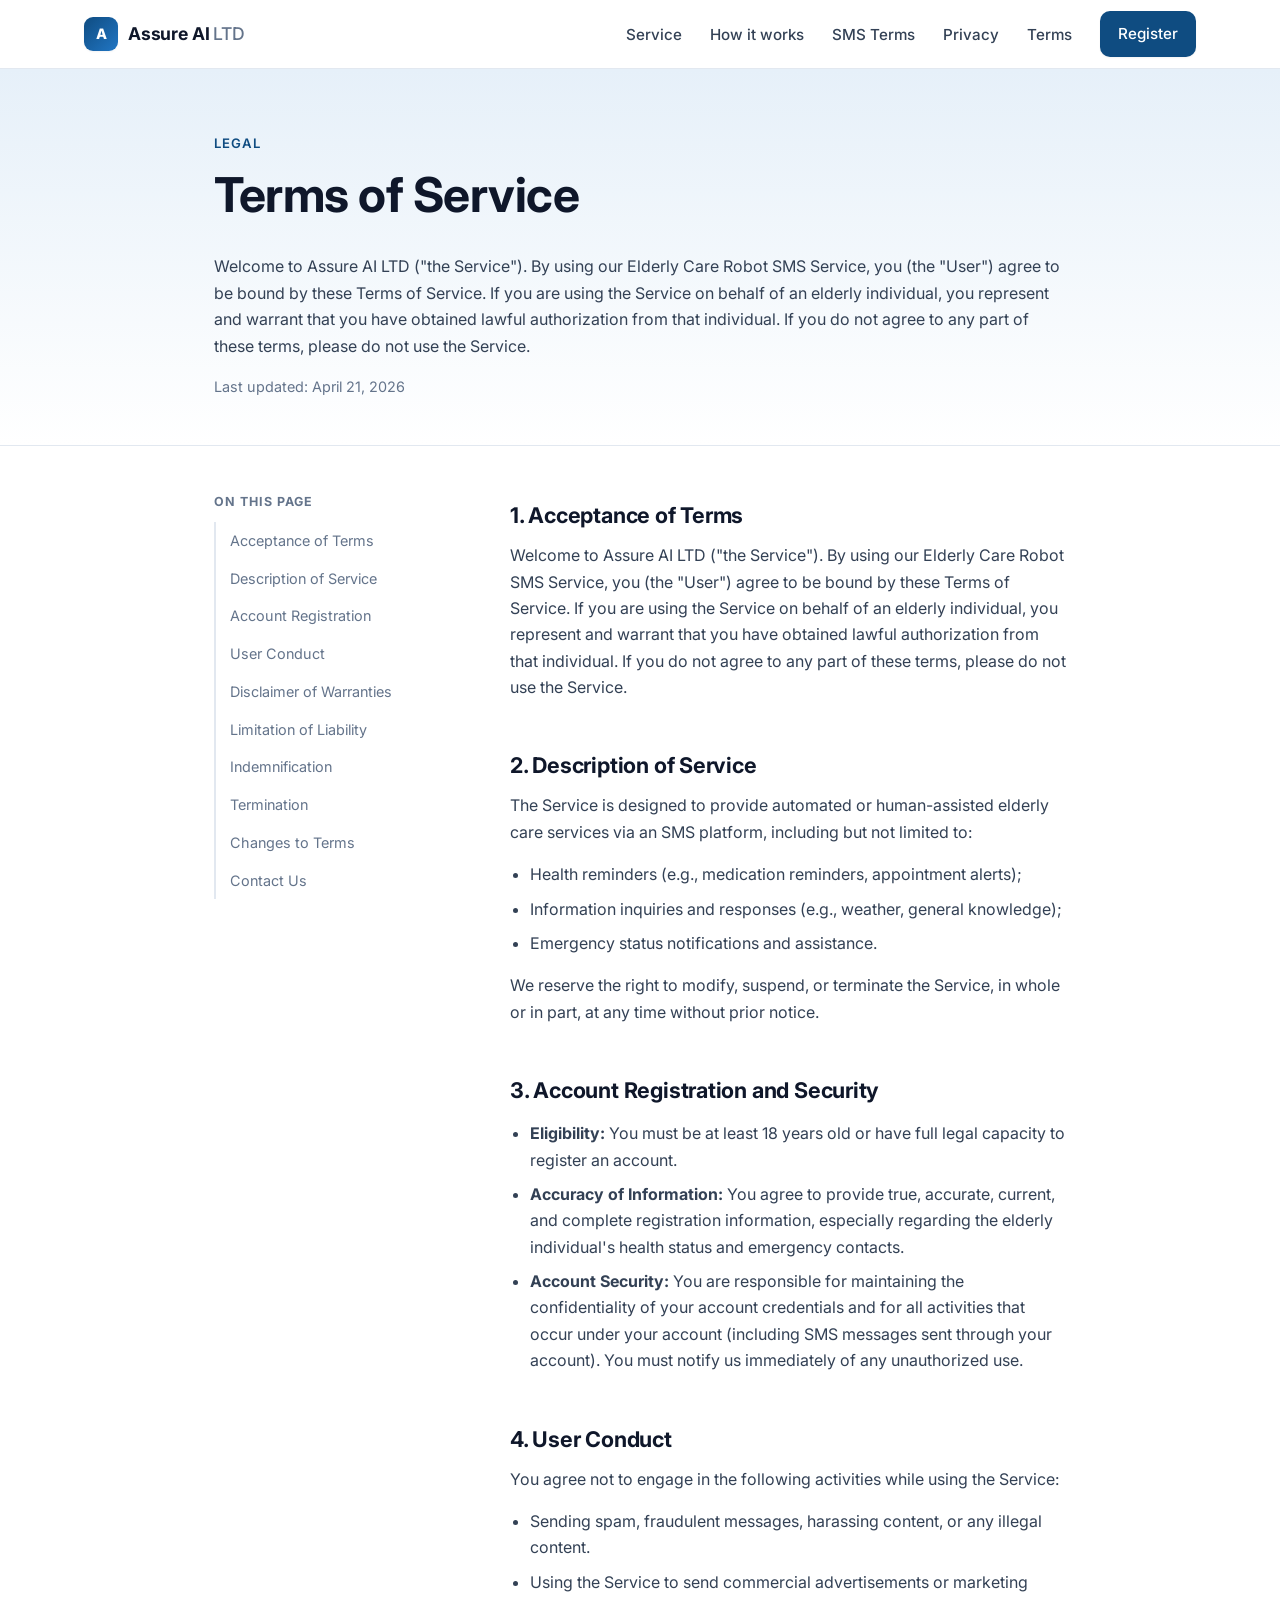
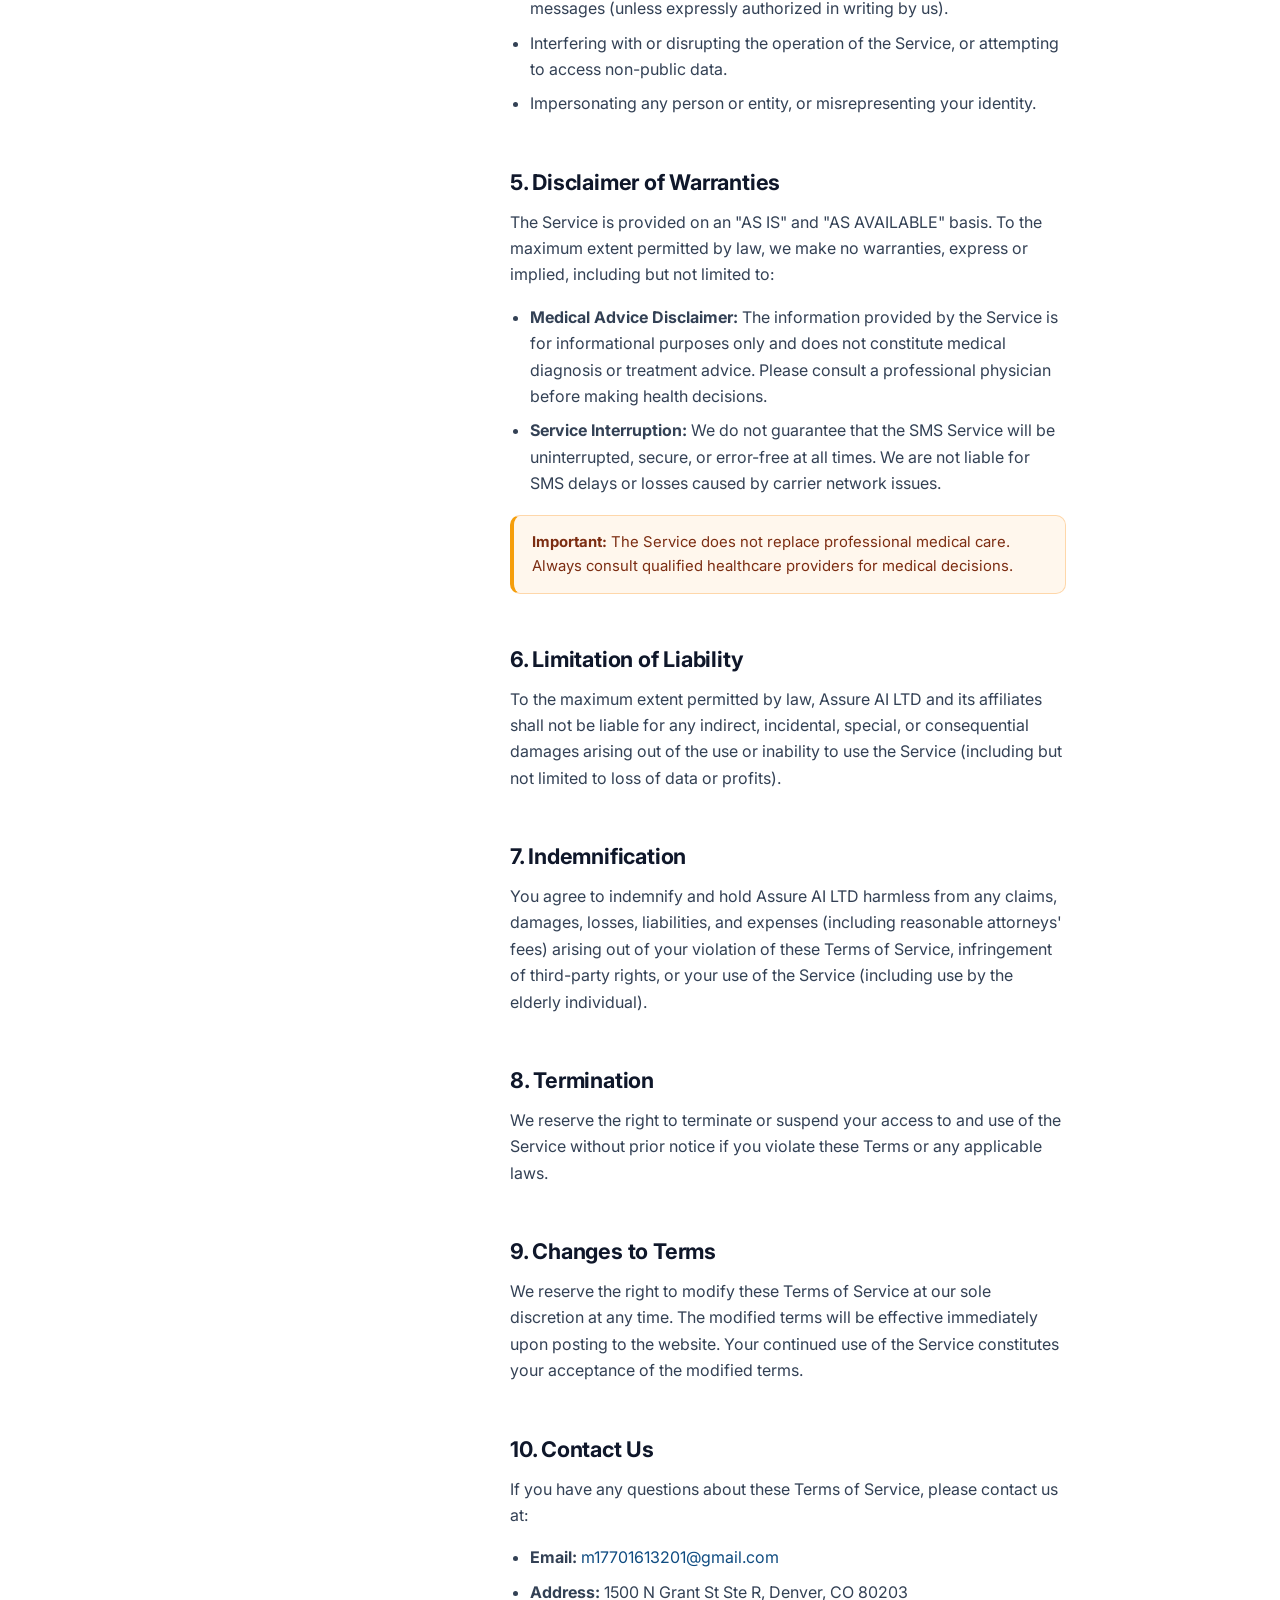
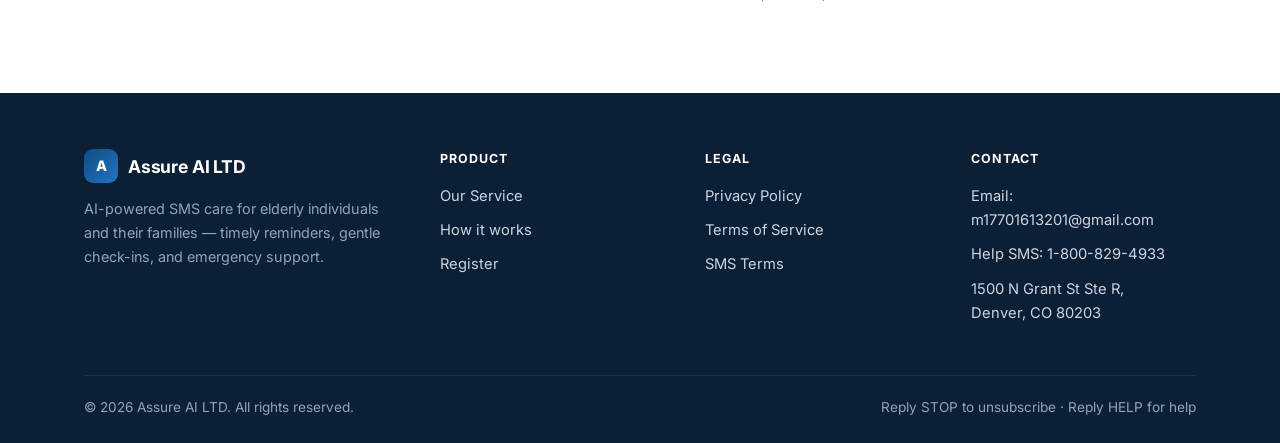
<file: terms.html>
<!DOCTYPE html>
<html lang="en">
<head>
  <meta charset="UTF-8" />
  <meta name="viewport" content="width=device-width, initial-scale=1.0" />
  <title>Terms of Service — Assure AI LTD</title>
  <meta name="description" content="Terms of Service for Assure AI LTD's Elderly Care Robot SMS Service." />
  <link rel="preconnect" href="https://fonts.googleapis.com">
  <link rel="preconnect" href="https://fonts.gstatic.com" crossorigin>
  <link href="https://fonts.googleapis.com/css2?family=Inter:wght@400;500;600;700;800&display=swap" rel="stylesheet">
  <link rel="stylesheet" href="styles.css" />
</head>
<body>

<header class="site-header">
  <div class="container nav">
    <a href="index.html" class="logo">
      <span class="logo-mark">A</span>
      <span>Assure AI <span style="color:var(--text-500);font-weight:500;">LTD</span></span>
    </a>
    <button class="menu-toggle" aria-label="Toggle menu" onclick="document.getElementById('nav-links').classList.toggle('open')">
      <span></span><span></span><span></span>
    </button>
    <ul class="nav-links" id="nav-links">
      <li><a href="index.html#service">Service</a></li>
      <li><a href="index.html#how">How it works</a></li>
      <li><a href="index.html#sms">SMS Terms</a></li>
      <li><a href="privacy.html">Privacy</a></li>
      <li><a href="terms.html">Terms</a></li>
      <li><a href="index.html#register" class="nav-cta">Register</a></li>
    </ul>
  </div>
</header>

<section class="page-header">
  <div class="container">
    <div class="eyebrow">Legal</div>
    <h1>Terms of Service</h1>
    <p>Welcome to Assure AI LTD ("the Service"). By using our Elderly Care Robot SMS Service, you (the "User") agree to be bound by these Terms of Service. If you are using the Service on behalf of an elderly individual, you represent and warrant that you have obtained lawful authorization from that individual. If you do not agree to any part of these terms, please do not use the Service.</p>
    <p class="updated">Last updated: April 21, 2026</p>
  </div>
</section>

<section class="legal">
  <div class="container">
    <aside class="toc">
      <h4>On this page</h4>
      <ol>
        <li><a href="#acceptance">Acceptance of Terms</a></li>
        <li><a href="#description">Description of Service</a></li>
        <li><a href="#account">Account Registration</a></li>
        <li><a href="#conduct">User Conduct</a></li>
        <li><a href="#disclaimer">Disclaimer of Warranties</a></li>
        <li><a href="#liability">Limitation of Liability</a></li>
        <li><a href="#indemnification">Indemnification</a></li>
        <li><a href="#termination">Termination</a></li>
        <li><a href="#changes">Changes to Terms</a></li>
        <li><a href="#contact">Contact Us</a></li>
      </ol>
    </aside>

    <article class="legal-body">
      <h2 id="acceptance">1. Acceptance of Terms</h2>
      <p>Welcome to Assure AI LTD ("the Service"). By using our Elderly Care Robot SMS Service, you (the "User") agree to be bound by these Terms of Service. If you are using the Service on behalf of an elderly individual, you represent and warrant that you have obtained lawful authorization from that individual. If you do not agree to any part of these terms, please do not use the Service.</p>

      <h2 id="description">2. Description of Service</h2>
      <p>The Service is designed to provide automated or human-assisted elderly care services via an SMS platform, including but not limited to:</p>
      <ul>
        <li>Health reminders (e.g., medication reminders, appointment alerts);</li>
        <li>Information inquiries and responses (e.g., weather, general knowledge);</li>
        <li>Emergency status notifications and assistance.</li>
      </ul>
      <p>We reserve the right to modify, suspend, or terminate the Service, in whole or in part, at any time without prior notice.</p>

      <h2 id="account">3. Account Registration and Security</h2>
      <ul>
        <li><strong>Eligibility:</strong> You must be at least 18 years old or have full legal capacity to register an account.</li>
        <li><strong>Accuracy of Information:</strong> You agree to provide true, accurate, current, and complete registration information, especially regarding the elderly individual's health status and emergency contacts.</li>
        <li><strong>Account Security:</strong> You are responsible for maintaining the confidentiality of your account credentials and for all activities that occur under your account (including SMS messages sent through your account). You must notify us immediately of any unauthorized use.</li>
      </ul>

      <h2 id="conduct">4. User Conduct</h2>
      <p>You agree not to engage in the following activities while using the Service:</p>
      <ul>
        <li>Sending spam, fraudulent messages, harassing content, or any illegal content.</li>
        <li>Using the Service to send commercial advertisements or marketing messages (unless expressly authorized in writing by us).</li>
        <li>Interfering with or disrupting the operation of the Service, or attempting to access non-public data.</li>
        <li>Impersonating any person or entity, or misrepresenting your identity.</li>
      </ul>

      <h2 id="disclaimer">5. Disclaimer of Warranties</h2>
      <p>The Service is provided on an "AS IS" and "AS AVAILABLE" basis. To the maximum extent permitted by law, we make no warranties, express or implied, including but not limited to:</p>
      <ul>
        <li><strong>Medical Advice Disclaimer:</strong> The information provided by the Service is for informational purposes only and does not constitute medical diagnosis or treatment advice. Please consult a professional physician before making health decisions.</li>
        <li><strong>Service Interruption:</strong> We do not guarantee that the SMS Service will be uninterrupted, secure, or error-free at all times. We are not liable for SMS delays or losses caused by carrier network issues.</li>
      </ul>

      <div class="callout">
        <strong>Important:</strong> The Service does not replace professional medical care. Always consult qualified healthcare providers for medical decisions.
      </div>

      <h2 id="liability">6. Limitation of Liability</h2>
      <p>To the maximum extent permitted by law, Assure AI LTD and its affiliates shall not be liable for any indirect, incidental, special, or consequential damages arising out of the use or inability to use the Service (including but not limited to loss of data or profits).</p>

      <h2 id="indemnification">7. Indemnification</h2>
      <p>You agree to indemnify and hold Assure AI LTD harmless from any claims, damages, losses, liabilities, and expenses (including reasonable attorneys' fees) arising out of your violation of these Terms of Service, infringement of third-party rights, or your use of the Service (including use by the elderly individual).</p>

      <h2 id="termination">8. Termination</h2>
      <p>We reserve the right to terminate or suspend your access to and use of the Service without prior notice if you violate these Terms or any applicable laws.</p>

      <h2 id="changes">9. Changes to Terms</h2>
      <p>We reserve the right to modify these Terms of Service at our sole discretion at any time. The modified terms will be effective immediately upon posting to the website. Your continued use of the Service constitutes your acceptance of the modified terms.</p>

      <h2 id="contact">10. Contact Us</h2>
      <p>If you have any questions about these Terms of Service, please contact us at:</p>
      <ul>
        <li><strong>Email:</strong> <a href="mailto:m17701613201@gmail.com">m17701613201@gmail.com</a></li>
        <li><strong>Address:</strong> 1500 N Grant St Ste R, Denver, CO 80203</li>
      </ul>
    </article>
  </div>
</section>

<footer class="site-footer">
  <div class="container">
    <div class="footer-grid">
      <div class="footer-brand">
        <a href="index.html" class="logo">
          <span class="logo-mark">A</span>
          <span>Assure AI LTD</span>
        </a>
        <p>AI-powered SMS care for elderly individuals and their families — timely reminders, gentle check-ins, and emergency support.</p>
      </div>
      <div class="footer-col">
        <h5>Product</h5>
        <ul>
          <li><a href="index.html#service">Our Service</a></li>
          <li><a href="index.html#how">How it works</a></li>
          <li><a href="index.html#register">Register</a></li>
        </ul>
      </div>
      <div class="footer-col">
        <h5>Legal</h5>
        <ul>
          <li><a href="privacy.html">Privacy Policy</a></li>
          <li><a href="terms.html">Terms of Service</a></li>
          <li><a href="index.html#sms">SMS Terms</a></li>
        </ul>
      </div>
      <div class="footer-col">
        <h5>Contact</h5>
        <ul>
          <li>Email: <a href="mailto:m17701613201@gmail.com">m17701613201@gmail.com</a></li>
          <li>Help SMS: 1-800-829-4933</li>
          <li>1500 N Grant St Ste R,<br/>Denver, CO 80203</li>
        </ul>
      </div>
    </div>
    <div class="footer-bottom">
      <span>© 2026 Assure AI LTD. All rights reserved.</span>
      <span>Reply STOP to unsubscribe · Reply HELP for help</span>
    </div>
  </div>
</footer>

</body>
</html>
</file>
<file: styles.css>
/* ==========================================================================
   Assure AI LTD — Shared Stylesheet
   ========================================================================== */

:root {
  --brand-primary: #0f4c81;
  --brand-primary-dark: #0a3760;
  --brand-primary-light: #e6f0f9;
  --brand-accent: #f59e0b;
  --brand-accent-dark: #d97706;
  --text-900: #0f172a;
  --text-700: #334155;
  --text-500: #64748b;
  --text-400: #94a3b8;
  --bg: #ffffff;
  --bg-soft: #f8fafc;
  --bg-muted: #f1f5f9;
  --border: #e2e8f0;
  --success: #16a34a;
  --danger: #dc2626;
  --shadow-sm: 0 1px 2px rgba(15, 23, 42, 0.05);
  --shadow-md: 0 10px 25px -10px rgba(15, 23, 42, 0.15);
  --shadow-lg: 0 20px 45px -15px rgba(15, 23, 42, 0.2);
  --radius-sm: 6px;
  --radius: 10px;
  --radius-lg: 16px;
  --max-w: 1160px;
}

* { box-sizing: border-box; }

html { scroll-behavior: smooth; }

body {
  margin: 0;
  font-family: "Inter", -apple-system, BlinkMacSystemFont, "Segoe UI",
    "Helvetica Neue", Arial, "PingFang SC", "Microsoft YaHei", sans-serif;
  color: var(--text-700);
  background: var(--bg);
  line-height: 1.65;
  -webkit-font-smoothing: antialiased;
  -moz-osx-font-smoothing: grayscale;
}

img { max-width: 100%; display: block; }

a {
  color: var(--brand-primary);
  text-decoration: none;
  transition: color .2s ease;
}
a:hover { color: var(--brand-primary-dark); text-decoration: underline; }

h1, h2, h3, h4 {
  color: var(--text-900);
  line-height: 1.25;
  margin: 0 0 .6em;
  font-weight: 700;
  letter-spacing: -0.01em;
}
h1 { font-size: clamp(2rem, 4vw, 3rem); }
h2 { font-size: clamp(1.5rem, 2.5vw, 2rem); }
h3 { font-size: 1.2rem; }

p { margin: 0 0 1em; }

.container {
  max-width: var(--max-w);
  margin: 0 auto;
  padding: 0 24px;
}

/* ---------- Header / Navigation ---------- */
.site-header {
  position: sticky;
  top: 0;
  z-index: 40;
  background: rgba(255, 255, 255, 0.9);
  backdrop-filter: saturate(180%) blur(12px);
  -webkit-backdrop-filter: saturate(180%) blur(12px);
  border-bottom: 1px solid var(--border);
}
.nav {
  display: flex;
  align-items: center;
  justify-content: space-between;
  height: 68px;
}
.logo {
  display: flex;
  align-items: center;
  gap: 10px;
  font-weight: 700;
  font-size: 1.1rem;
  color: var(--text-900);
  letter-spacing: -0.01em;
}
.logo:hover { text-decoration: none; }
.logo-mark {
  width: 34px; height: 34px;
  border-radius: 9px;
  background: linear-gradient(135deg, var(--brand-primary), #2176c4);
  display: grid; place-items: center;
  color: #fff; font-weight: 800; font-size: .9rem;
  box-shadow: var(--shadow-sm);
}
.nav-links {
  display: flex;
  align-items: center;
  gap: 28px;
  list-style: none;
  margin: 0; padding: 0;
}
.nav-links a {
  color: var(--text-700);
  font-weight: 500;
  font-size: .95rem;
}
.nav-links a:hover { color: var(--brand-primary); text-decoration: none; }

.nav-cta {
  display: inline-block;
  padding: 10px 18px;
  background: var(--brand-primary);
  color: #fff !important;
  border-radius: var(--radius);
  font-weight: 600;
  font-size: .9rem;
  box-shadow: var(--shadow-sm);
}
.nav-cta:hover { background: var(--brand-primary-dark); text-decoration: none; }

.menu-toggle {
  display: none;
  background: none;
  border: 0;
  padding: 8px;
  cursor: pointer;
}
.menu-toggle span {
  display: block;
  width: 22px; height: 2px;
  background: var(--text-900);
  margin: 5px 0;
  transition: transform .25s ease;
}

/* ---------- Hero ---------- */
.hero {
  position: relative;
  padding: 80px 0 72px;
  background:
    radial-gradient(1000px 450px at 85% -10%, #cfe2f4 0%, transparent 60%),
    radial-gradient(800px 400px at -10% 110%, #fde7c2 0%, transparent 55%),
    linear-gradient(180deg, #fbfdff 0%, #ffffff 100%);
  overflow: hidden;
}
.hero-grid {
  display: grid;
  grid-template-columns: 1.1fr 1fr;
  gap: 56px;
  align-items: center;
}
.hero-eyebrow {
  display: inline-flex;
  align-items: center;
  gap: 8px;
  background: #fff;
  border: 1px solid var(--border);
  color: var(--brand-primary);
  padding: 6px 14px;
  border-radius: 999px;
  font-size: .8rem;
  font-weight: 600;
  box-shadow: var(--shadow-sm);
  margin-bottom: 20px;
}
.hero-eyebrow .dot {
  width: 8px; height: 8px; border-radius: 50%;
  background: var(--success);
  box-shadow: 0 0 0 4px rgba(22, 163, 74, 0.15);
}
.hero h1 { margin-bottom: 18px; }
.hero .lede {
  font-size: 1.125rem;
  color: var(--text-500);
  max-width: 560px;
  margin-bottom: 28px;
}
.hero-cta { display: flex; gap: 12px; flex-wrap: wrap; }

.btn {
  display: inline-block;
  padding: 13px 22px;
  border-radius: var(--radius);
  font-weight: 600;
  font-size: .95rem;
  border: 1px solid transparent;
  cursor: pointer;
  transition: transform .15s ease, box-shadow .2s ease, background .2s ease;
}
.btn-primary {
  background: var(--brand-primary);
  color: #fff;
  box-shadow: var(--shadow-md);
}
.btn-primary:hover { background: var(--brand-primary-dark); color: #fff; text-decoration: none; transform: translateY(-1px); }
.btn-outline {
  background: #fff;
  color: var(--brand-primary);
  border-color: var(--border);
}
.btn-outline:hover { border-color: var(--brand-primary); text-decoration: none; }
.btn-accent { background: var(--brand-accent); color: #fff; }
.btn-accent:hover { background: var(--brand-accent-dark); color: #fff; text-decoration: none; }

.hero-meta {
  margin-top: 28px;
  display: flex;
  gap: 24px;
  flex-wrap: wrap;
  color: var(--text-500);
  font-size: .88rem;
}
.hero-meta span { display: inline-flex; align-items: center; gap: 6px; }
.hero-meta svg { flex-shrink: 0; }

.hero-card {
  background: #fff;
  border-radius: var(--radius-lg);
  box-shadow: var(--shadow-lg);
  border: 1px solid var(--border);
  padding: 22px;
  position: relative;
}

/* Inline registration form inside hero */
.hero-form {
  padding: 28px 28px 24px;
  scroll-margin-top: 88px;
}
.form-card-head { margin-bottom: 18px; }
.form-card-head .badge {
  display: inline-block;
  background: var(--brand-primary-light);
  color: var(--brand-primary);
  font-size: .72rem;
  font-weight: 700;
  letter-spacing: .08em;
  text-transform: uppercase;
  padding: 4px 10px;
  border-radius: 999px;
  margin-bottom: 10px;
}
.form-card-head h2 {
  font-size: 1.45rem;
  margin: 0 0 6px;
}
.form-card-head p {
  color: var(--text-500);
  font-size: .92rem;
  margin: 0;
}
.hero-form .field { margin-bottom: 14px; }
.hero-form .checkbox { font-size: .82rem; }
.form-footnote {
  font-size: .78rem;
  color: var(--text-500);
  text-align: center;
  margin: 12px 0 0;
}
.phone-mock {
  background: linear-gradient(180deg, #f8fafc, #fff);
  border: 1px solid var(--border);
  border-radius: 18px;
  padding: 18px 16px;
}
.phone-mock .msg {
  background: var(--brand-primary-light);
  color: var(--brand-primary-dark);
  border-radius: 14px 14px 14px 4px;
  padding: 10px 14px;
  margin-bottom: 10px;
  font-size: .9rem;
  max-width: 82%;
}
.phone-mock .msg.sent {
  background: var(--brand-primary);
  color: #fff;
  border-radius: 14px 14px 4px 14px;
  margin-left: auto;
}
.phone-mock .time {
  display: block;
  text-align: center;
  font-size: .72rem;
  color: var(--text-400);
  margin: 8px 0;
}

/* ---------- Sections ---------- */
section {
  padding: 72px 0;
}
.section-head {
  text-align: center;
  max-width: 680px;
  margin: 0 auto 48px;
}
.section-head .eyebrow {
  color: var(--brand-primary);
  font-weight: 600;
  font-size: .82rem;
  letter-spacing: .08em;
  text-transform: uppercase;
  margin-bottom: 10px;
}
.section-head p {
  color: var(--text-500);
  font-size: 1.05rem;
}

/* Features */
.features {
  background: var(--bg-soft);
}
.feature-grid {
  display: grid;
  grid-template-columns: repeat(3, 1fr);
  gap: 24px;
}
.feature-card {
  background: #fff;
  border: 1px solid var(--border);
  border-radius: var(--radius-lg);
  padding: 28px;
  transition: transform .2s ease, box-shadow .2s ease;
}
.feature-card:hover {
  transform: translateY(-3px);
  box-shadow: var(--shadow-md);
  border-color: #cbd5e1;
}
.feature-icon {
  width: 46px; height: 46px;
  border-radius: 12px;
  background: var(--brand-primary-light);
  color: var(--brand-primary);
  display: grid; place-items: center;
  margin-bottom: 18px;
}
.feature-card h3 { margin-bottom: 8px; }
.feature-card p {
  color: var(--text-500);
  font-size: .95rem;
  margin: 0;
}

/* How it works */
.steps {
  display: grid;
  grid-template-columns: repeat(3, 1fr);
  gap: 24px;
  counter-reset: step;
}
.step {
  position: relative;
  padding: 28px;
  border-radius: var(--radius-lg);
  background: #fff;
  border: 1px solid var(--border);
}
.step::before {
  counter-increment: step;
  content: counter(step, decimal-leading-zero);
  display: block;
  font-family: "JetBrains Mono", "Courier New", monospace;
  color: var(--brand-accent);
  font-weight: 700;
  font-size: .88rem;
  margin-bottom: 10px;
  letter-spacing: .04em;
}
.step h3 { margin-bottom: 6px; }
.step p { color: var(--text-500); font-size: .95rem; margin: 0; }

/* SMS Consent block */
.sms-consent {
  background: linear-gradient(135deg, var(--brand-primary) 0%, #1a6cb1 100%);
  color: #fff;
  padding: 64px 0;
}
.sms-consent .container {
  display: grid;
  grid-template-columns: 1fr 1fr;
  gap: 40px;
  align-items: center;
}
.sms-consent h2 { color: #fff; }
.sms-consent p { color: rgba(255,255,255,0.88); }
.sms-consent .btn-accent { background: var(--brand-accent); }
.sms-consent-box {
  background: rgba(255,255,255,0.08);
  border: 1px solid rgba(255,255,255,0.18);
  border-radius: var(--radius-lg);
  padding: 24px;
  backdrop-filter: blur(6px);
}
.sms-consent-box h4 { color: #fff; margin-bottom: 10px; }
.sms-consent-box ul {
  list-style: none;
  padding: 0; margin: 0;
  font-size: .92rem;
}
.sms-consent-box li {
  padding: 7px 0;
  border-bottom: 1px solid rgba(255,255,255,0.1);
  color: rgba(255,255,255,0.88);
}
.sms-consent-box li:last-child { border-bottom: 0; }
.sms-consent-box li strong { color: #fff; }

/* ---------- Legal / long-form pages ---------- */
.page-header {
  padding: 64px 0 32px;
  background: linear-gradient(180deg, var(--brand-primary-light), #fff);
  border-bottom: 1px solid var(--border);
}
.page-header .container { max-width: 900px; }
.page-header .eyebrow {
  color: var(--brand-primary);
  font-weight: 600;
  font-size: .82rem;
  letter-spacing: .08em;
  text-transform: uppercase;
  margin-bottom: 10px;
}
.page-header .updated {
  color: var(--text-500);
  font-size: .9rem;
  margin-top: 12px;
}

.legal {
  padding: 48px 0 72px;
}
.legal .container {
  max-width: 900px;
  display: grid;
  grid-template-columns: 240px 1fr;
  gap: 56px;
  align-items: start;
}
.toc {
  position: sticky;
  top: 88px;
  font-size: .9rem;
}
.toc h4 {
  font-size: .78rem;
  text-transform: uppercase;
  letter-spacing: .08em;
  color: var(--text-500);
  margin-bottom: 12px;
}
.toc ol {
  list-style: none;
  padding: 0; margin: 0;
  border-left: 2px solid var(--border);
}
.toc li { margin: 0; }
.toc a {
  display: block;
  padding: 7px 14px;
  color: var(--text-500);
  border-left: 2px solid transparent;
  margin-left: -2px;
  transition: all .15s ease;
}
.toc a:hover {
  color: var(--brand-primary);
  border-left-color: var(--brand-primary);
  text-decoration: none;
  background: var(--brand-primary-light);
}

.legal-body h2 {
  font-size: 1.35rem;
  margin-top: 44px;
  padding-top: 8px;
  scroll-margin-top: 88px;
}
.legal-body h2:first-child { margin-top: 0; }
.legal-body h3 {
  font-size: 1.05rem;
  margin-top: 22px;
  color: var(--text-900);
}
.legal-body p, .legal-body li { color: var(--text-700); }
.legal-body ul { padding-left: 20px; }
.legal-body li { margin-bottom: 8px; }

.callout {
  background: #fff7ed;
  border: 1px solid #fed7aa;
  border-left: 4px solid var(--brand-accent);
  border-radius: var(--radius);
  padding: 14px 18px;
  margin: 18px 0;
  font-size: .93rem;
  color: #7c2d12;
}

/* ---------- Signup form ---------- */
.form-wrap {
  display: grid;
  grid-template-columns: 1.1fr 1fr;
  gap: 48px;
  align-items: start;
  padding: 56px 0 80px;
}
.form-card {
  background: #fff;
  border: 1px solid var(--border);
  border-radius: var(--radius-lg);
  padding: 32px;
  box-shadow: var(--shadow-md);
}
.form-card h2 { margin-bottom: 6px; }
.form-card > p {
  color: var(--text-500);
  margin-bottom: 24px;
}

.field { margin-bottom: 18px; }
.field label {
  display: block;
  font-weight: 600;
  color: var(--text-900);
  margin-bottom: 6px;
  font-size: .92rem;
}
.field .hint {
  display: block;
  color: var(--text-500);
  font-size: .82rem;
  font-weight: 400;
  margin-top: 4px;
}
.field input[type="text"],
.field input[type="tel"],
.field input[type="email"] {
  width: 100%;
  padding: 12px 14px;
  border: 1px solid var(--border);
  border-radius: var(--radius);
  font-size: 1rem;
  font-family: inherit;
  color: var(--text-900);
  transition: border-color .15s ease, box-shadow .15s ease;
  background: #fff;
}
.field input:focus {
  outline: none;
  border-color: var(--brand-primary);
  box-shadow: 0 0 0 3px rgba(15, 76, 129, 0.15);
}

.checkbox {
  display: flex;
  align-items: flex-start;
  gap: 10px;
  padding: 14px;
  background: var(--bg-soft);
  border: 1px solid var(--border);
  border-radius: var(--radius);
  font-size: .9rem;
  color: var(--text-700);
  margin-bottom: 20px;
  cursor: pointer;
}
.checkbox input { margin-top: 3px; flex-shrink: 0; }
.checkbox strong { color: var(--text-900); }

.form-side {
  padding: 8px;
}
.form-side h3 { margin-bottom: 14px; }
.info-list {
  list-style: none;
  padding: 0; margin: 0 0 24px;
}
.info-list li {
  display: flex;
  gap: 12px;
  padding: 12px 0;
  border-bottom: 1px solid var(--border);
}
.info-list li:last-child { border-bottom: 0; }
.info-list .ico {
  width: 36px; height: 36px; flex-shrink: 0;
  border-radius: 10px;
  background: var(--brand-primary-light);
  color: var(--brand-primary);
  display: grid; place-items: center;
}
.info-list h4 { font-size: .95rem; margin: 0 0 2px; }
.info-list p { font-size: .85rem; color: var(--text-500); margin: 0; }

/* ---------- Footer ---------- */
.site-footer {
  background: #0b1f35;
  color: #cbd5e1;
  padding: 56px 0 24px;
  margin-top: 0;
}
.site-footer a { color: #cbd5e1; }
.site-footer a:hover { color: #fff; text-decoration: none; }
.footer-grid {
  display: grid;
  grid-template-columns: 1.4fr 1fr 1fr 1fr;
  gap: 40px;
  margin-bottom: 40px;
}
.footer-brand .logo { color: #fff; }
.footer-brand p {
  color: #94a3b8;
  font-size: .9rem;
  max-width: 320px;
  margin-top: 14px;
}
.footer-col h5 {
  color: #fff;
  font-size: .78rem;
  text-transform: uppercase;
  letter-spacing: .08em;
  margin: 0 0 14px;
}
.footer-col ul {
  list-style: none;
  padding: 0; margin: 0;
}
.footer-col li { margin-bottom: 10px; font-size: .92rem; }
.footer-bottom {
  border-top: 1px solid rgba(255,255,255,0.08);
  padding-top: 20px;
  display: flex;
  justify-content: space-between;
  align-items: center;
  flex-wrap: wrap;
  gap: 12px;
  font-size: .85rem;
  color: #94a3b8;
}

/* ---------- Responsive ---------- */
@media (max-width: 900px) {
  .hero-grid,
  .sms-consent .container,
  .form-wrap,
  .legal .container {
    grid-template-columns: 1fr;
    gap: 32px;
  }
  .feature-grid, .steps { grid-template-columns: 1fr; }
  .footer-grid { grid-template-columns: 1fr 1fr; gap: 28px; }
  .toc { position: static; }
  .nav-links { display: none; }
  .menu-toggle { display: block; }
  .nav-links.open {
    display: flex;
    position: absolute;
    top: 68px; left: 0; right: 0;
    flex-direction: column;
    background: #fff;
    padding: 16px 24px;
    border-bottom: 1px solid var(--border);
    box-shadow: var(--shadow-md);
    gap: 14px;
  }
  section { padding: 56px 0; }
  .hero { padding: 56px 0; }
}
@media (max-width: 540px) {
  .footer-grid { grid-template-columns: 1fr; }
  .footer-bottom { flex-direction: column; text-align: center; }
}
</file>
